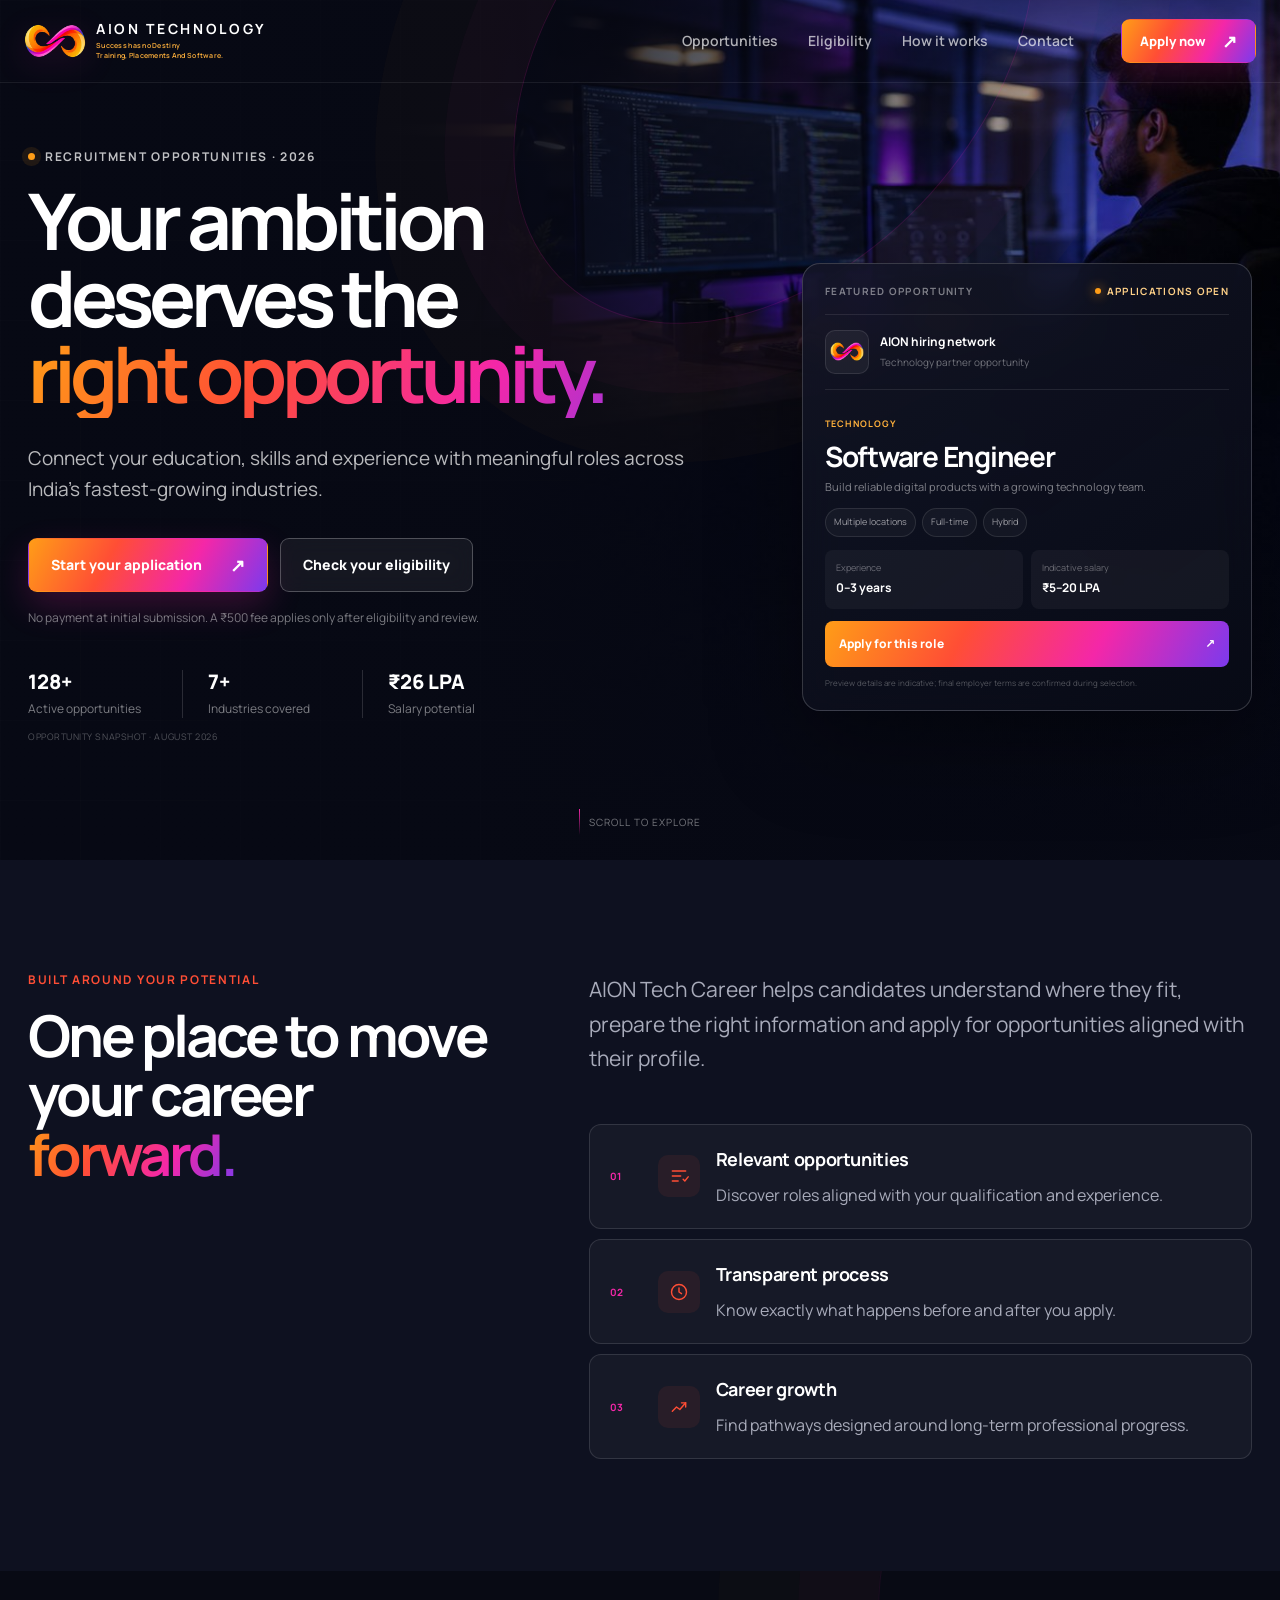
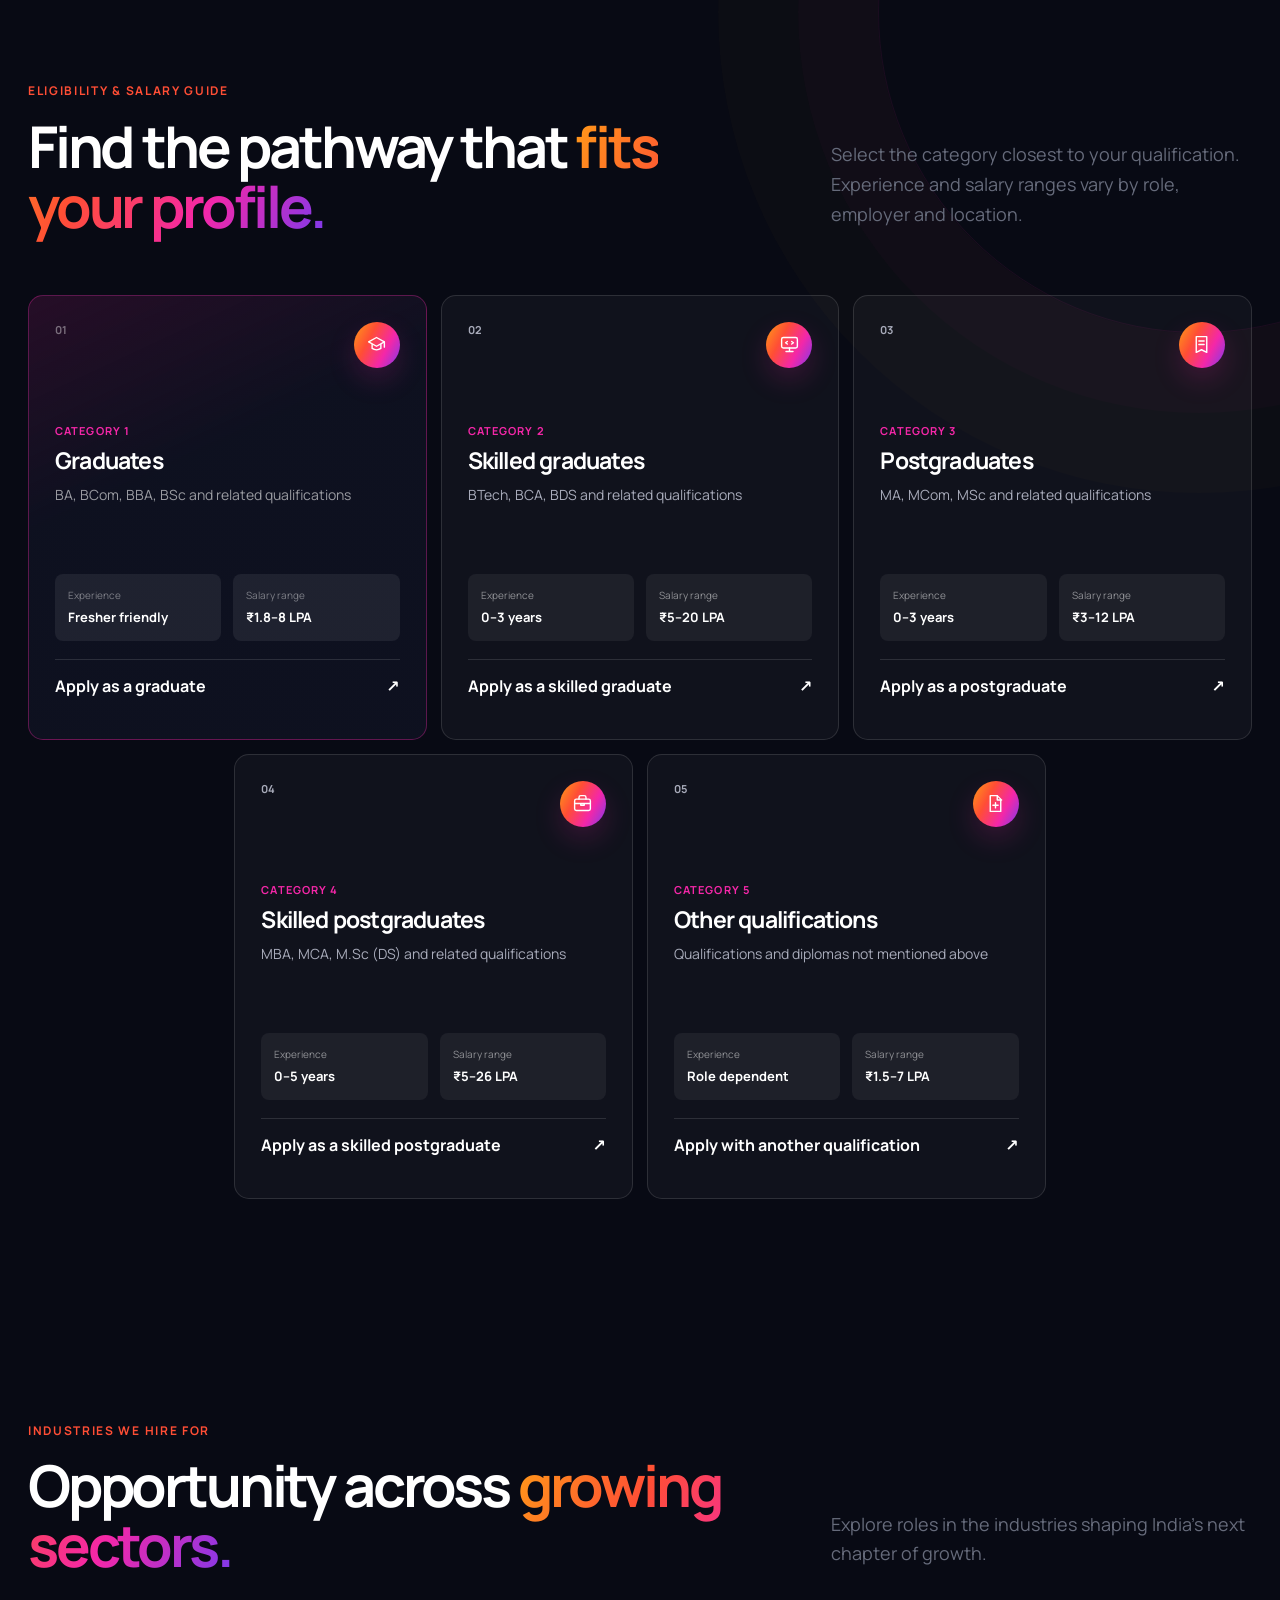
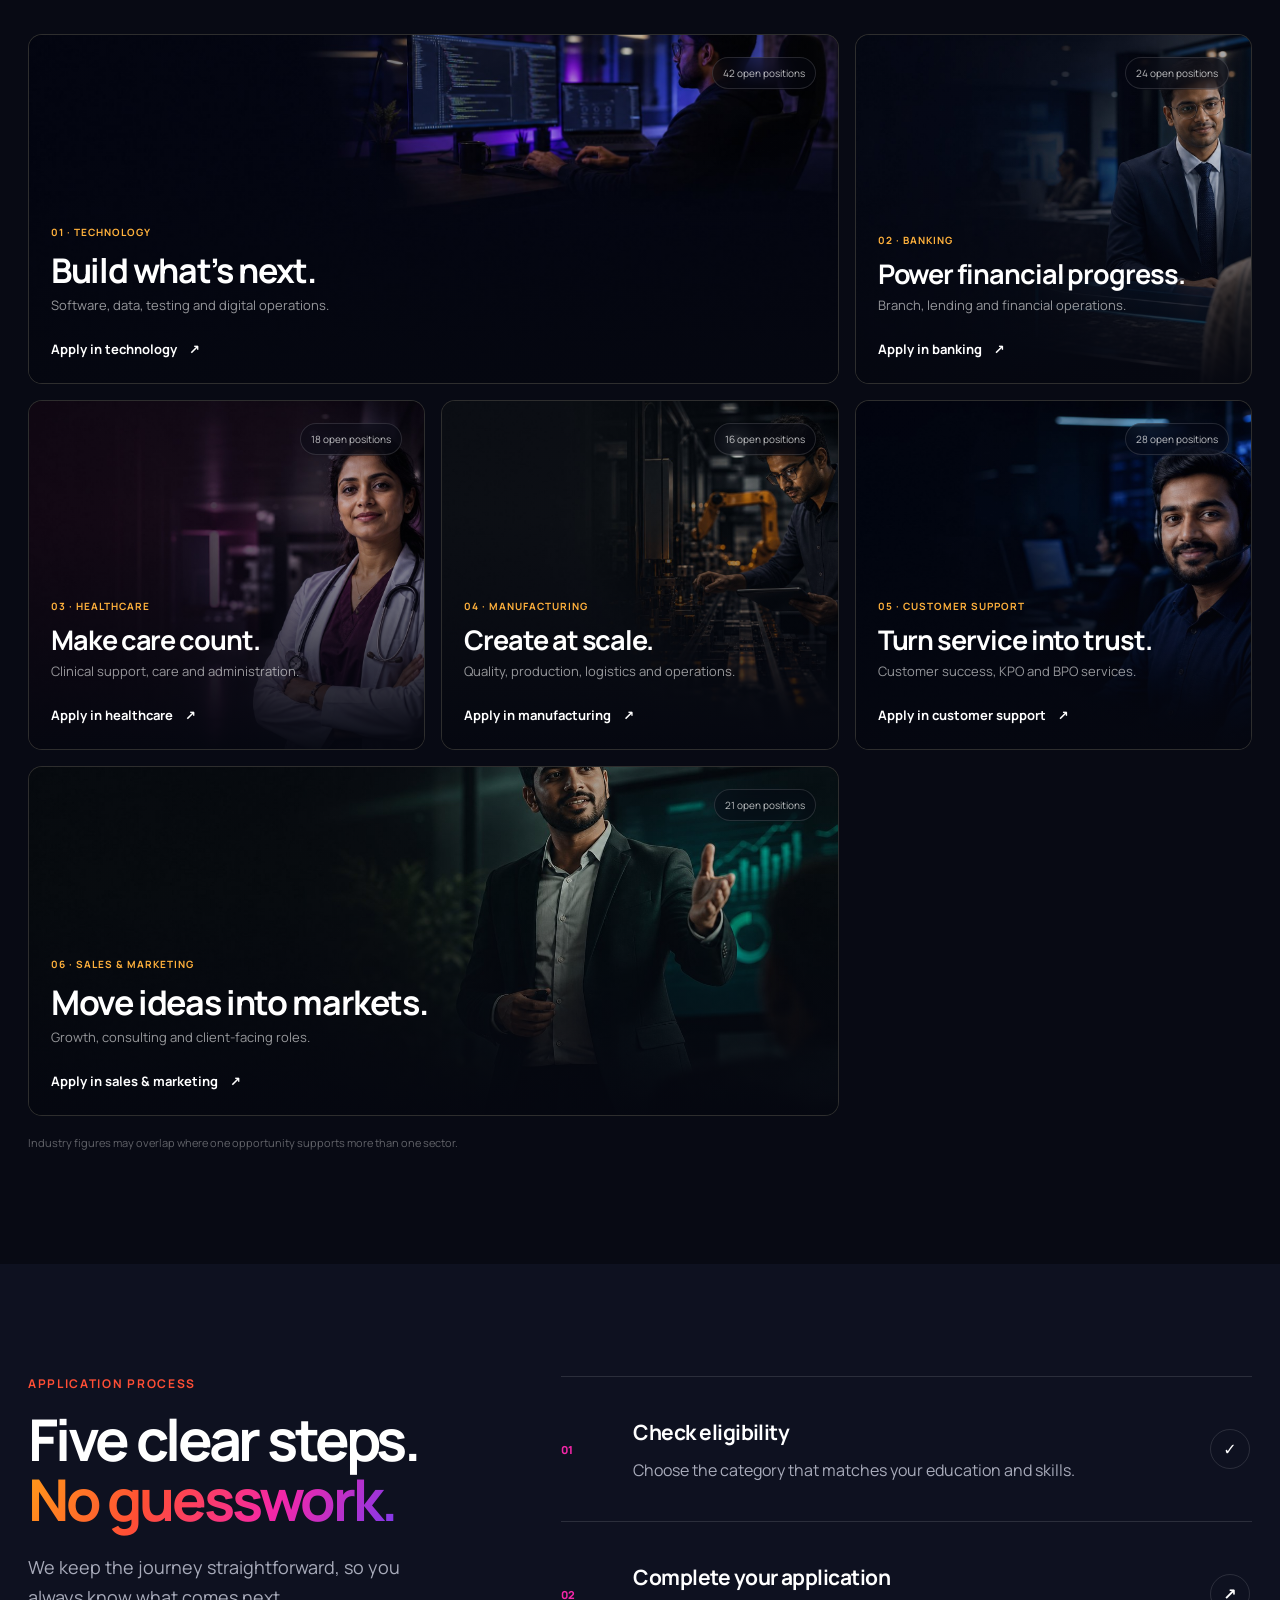
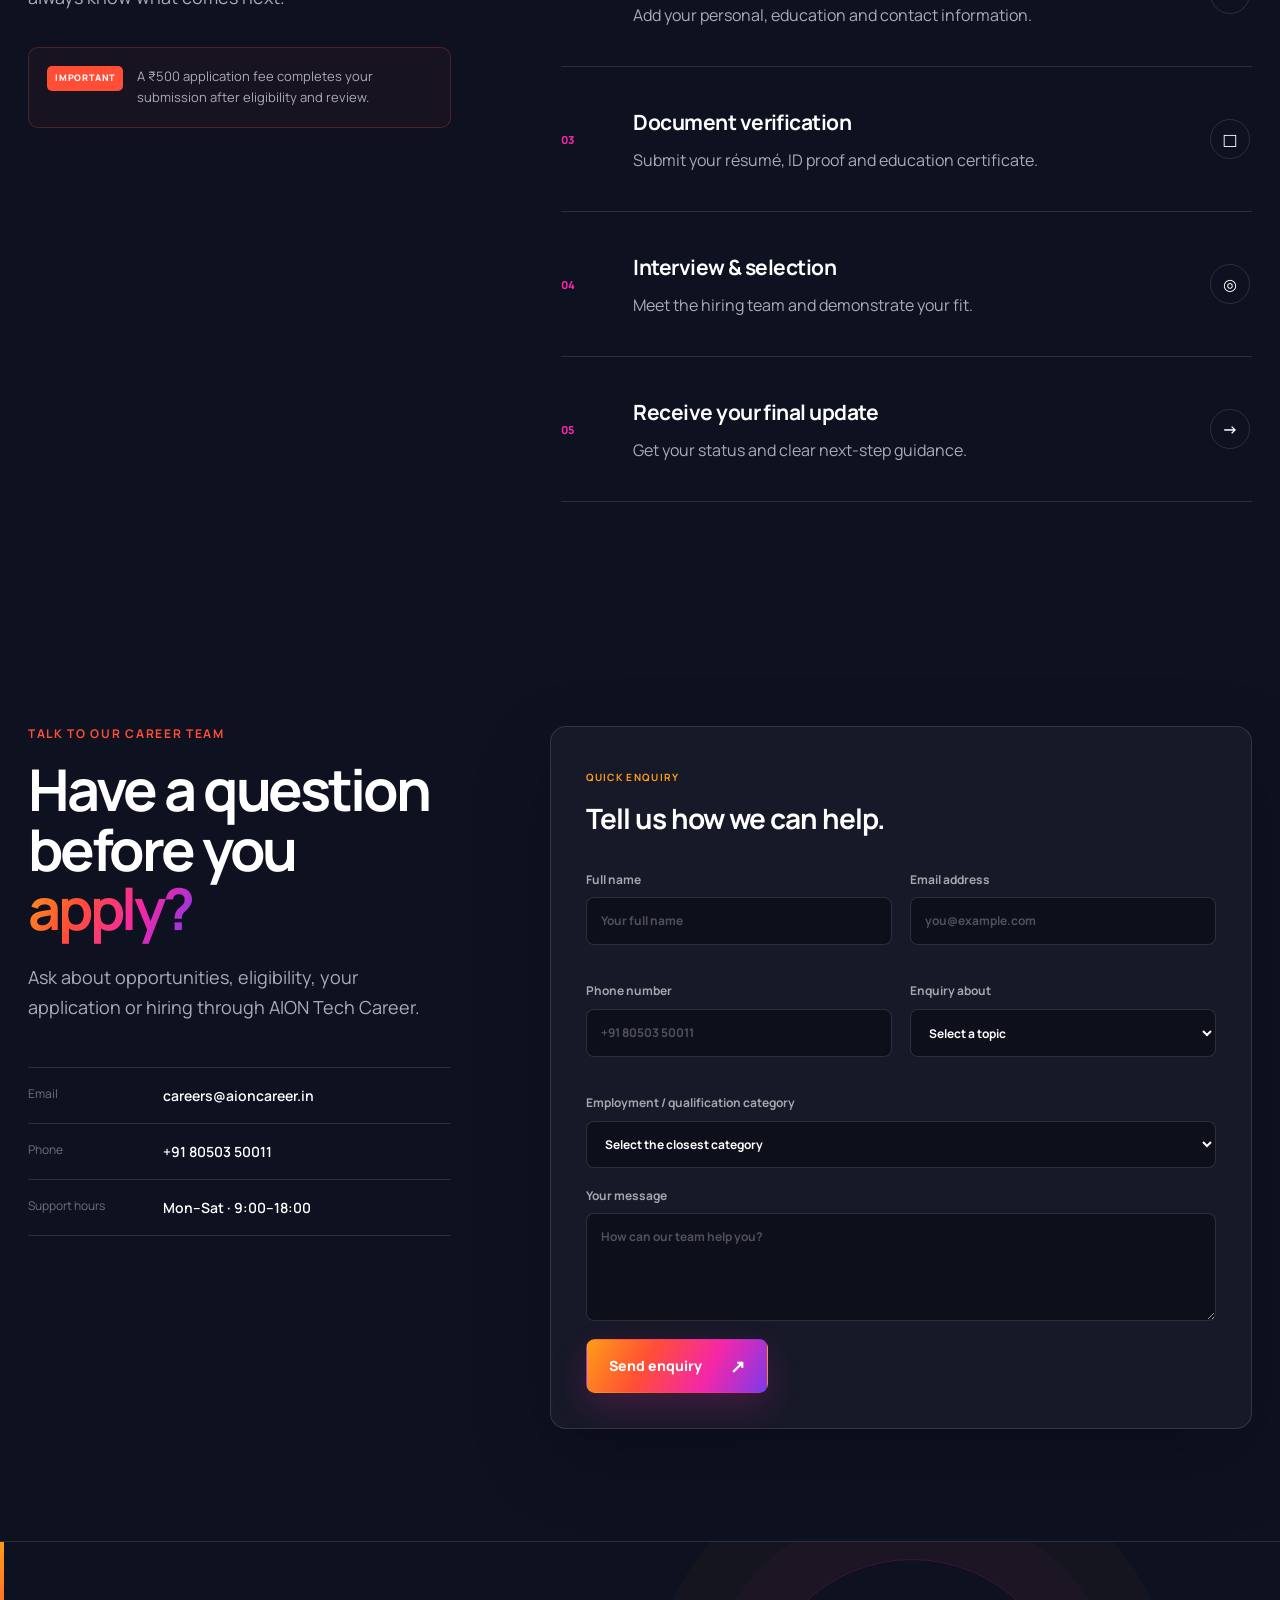
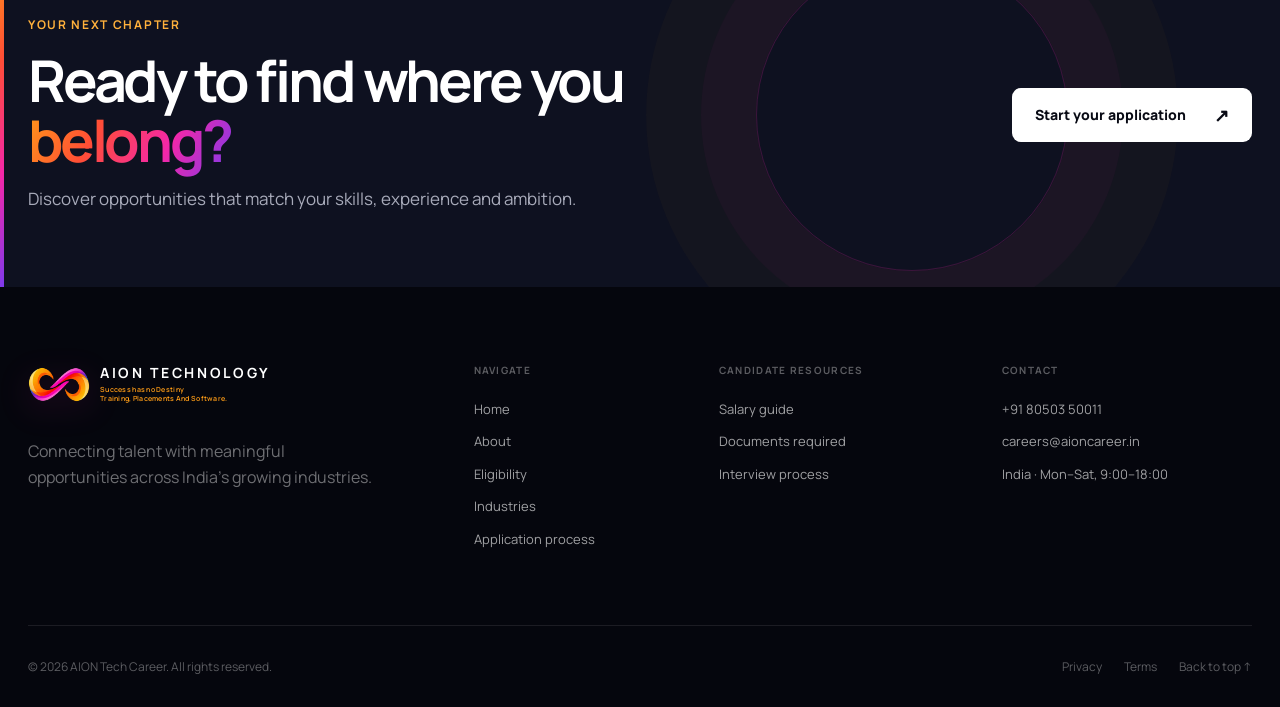
<file: index.html>
<!doctype html>
<html lang="en">
<head>
  <meta charset="utf-8">
  <meta name="viewport" content="width=device-width, initial-scale=1">
  <meta name="description" content="Explore career opportunities across India's growing industries with AION Tech Career.">
  <meta name="theme-color" content="#070914">
  <title>AION Tech Career — Your next opportunity starts here</title>
  <link rel="preconnect" href="https://fonts.googleapis.com">
  <link rel="preconnect" href="https://fonts.gstatic.com" crossorigin>
  <link rel="preload" as="image" href="assets/images/industries/technology.jpg" fetchpriority="high">
  <link rel="preload" as="image" href="assets/images/aion-logo.webp">
  <link href="https://fonts.googleapis.com/css2?family=Manrope:wght@400;500;600;700;800&display=swap" rel="stylesheet">
  <link rel="stylesheet" href="assets/css/styles.css?v=31">
  <script defer src="assets/js/script.js?v=28"></script>
</head>
<body id="top">
  <a class="skip-link" href="#main">Skip to content</a>

  <header class="site-header" data-header>
    <div class="nav-shell">
      <a class="brand" href="#top" aria-label="AION Technology home">
        <img src="assets/images/aion-logo.webp" alt="" width="78" height="43" decoding="async">
        <span class="brand-copy"><strong>AION TECHNOLOGY</strong><span class="brand-tagline"><span>Success has no Destiny</span><span>Training, Placements And Software.</span></span></span>
      </a>
      <button class="menu-toggle" type="button" aria-expanded="false" aria-controls="primary-nav" aria-label="Open navigation" data-menu-toggle><span></span><span></span></button>
      <div class="nav-panel" id="primary-nav" data-nav-panel>
        <nav class="main-nav" aria-label="Primary navigation">
          <a href="#opportunities">Opportunities</a>
          <a href="#eligibility">Eligibility</a>
          <a href="#process">How it works</a>
          <a href="#contact">Contact</a>
        </nav>
        <a class="button button-small button-bright" href="?apply=1" data-open-application>Apply now <span aria-hidden="true">↗</span></a>
      </div>
    </div>
  </header>

  <main id="main">
    <section class="hero" aria-labelledby="hero-title">
      <div class="hero-media" aria-hidden="true"></div>
      <div class="hero-gridlines" aria-hidden="true"></div>
      <div class="container hero-layout">
        <div class="hero-copy">
          <p class="kicker hero-kicker"><span></span> Recruitment opportunities · 2026</p>
          <h1 id="hero-title">Your ambition deserves the <em><span>right</span> opportunity.</em></h1>
          <p class="hero-lead">Connect your education, skills and experience with meaningful roles across India’s fastest-growing industries.</p>
          <div class="hero-actions">
            <a class="button button-bright" href="?apply=1" data-open-application>Start your application <span aria-hidden="true">↗</span></a>
            <a class="button button-ghost" href="#eligibility">Check your eligibility</a>
          </div>
          <p class="hero-disclosure">No payment at initial submission. A ₹500 fee applies only after eligibility and review.</p>
          <div class="hero-proof" aria-label="Opportunity overview">
            <div><strong>128+</strong><span>Active opportunities</span></div>
            <div><strong>7+</strong><span>Industries covered</span></div>
            <div><strong>₹26 LPA</strong><span>Salary potential</span></div>
          </div>
          <p class="stats-source">Opportunity snapshot · August 2026</p>
        </div>

        <div class="hero-card-stack" aria-label="Featured opportunity preview">
          <article class="match-panel opportunity-preview">
            <div class="match-panel-top"><span>Featured opportunity</span><span class="live-dot">Applications open</span></div>
            <div class="opportunity-company"><span class="opportunity-logo"><img src="assets/images/aion-logo.webp" alt="" width="42" height="24" decoding="async"></span><div><strong>AION hiring network</strong><small>Technology partner opportunity</small></div></div>
            <div class="opportunity-title"><span>Technology</span><h2>Software Engineer</h2><p>Build reliable digital products with a growing technology team.</p></div>
            <div class="opportunity-tags" aria-label="Opportunity summary"><span>Multiple locations</span><span>Full-time</span><span>Hybrid</span></div>
            <dl class="opportunity-details"><div><dt>Experience</dt><dd>0–3 years</dd></div><div><dt>Indicative salary</dt><dd>₹5–20 LPA</dd></div></dl>
            <a class="opportunity-apply" href="?apply=1" data-apply-role="Software Engineer">Apply for this role <span aria-hidden="true">↗</span></a>
            <p class="opportunity-disclaimer">Preview details are indicative; final employer terms are confirmed during selection.</p>
          </article>
        </div>
      </div>
      <a class="scroll-cue" href="#about"><span></span>Scroll to explore</a>
    </section>

    <section class="section intro-section" id="about">
      <div class="container intro-grid">
        <div class="section-heading reveal">
          <p class="kicker">Built around your potential</p>
          <h2>One place to move your career <em>forward.</em></h2>
        </div>
        <div class="intro-copy reveal">
          <p>AION Tech Career helps candidates understand where they fit, prepare the right information and apply for opportunities aligned with their profile.</p>
          <div class="value-list">
            <article><span>01</span><i aria-hidden="true"><svg viewBox="0 0 24 24"><path d="M4 6h16M4 12h10M4 18h7"/><path d="m17 16 2 2 4-5"/></svg></i><div><h3>Relevant opportunities</h3><p>Discover roles aligned with your qualification and experience.</p></div></article>
            <article><span>02</span><i aria-hidden="true"><svg viewBox="0 0 24 24"><circle cx="12" cy="12" r="9"/><path d="M12 7v5l3 2"/></svg></i><div><h3>Transparent process</h3><p>Know exactly what happens before and after you apply.</p></div></article>
            <article><span>03</span><i aria-hidden="true"><svg viewBox="0 0 24 24"><path d="m4 17 5-5 4 3 7-8"/><path d="M15 7h5v5"/></svg></i><div><h3>Career growth</h3><p>Find pathways designed around long-term professional progress.</p></div></article>
          </div>
        </div>
      </div>
    </section>

    <section class="section eligibility-section" id="eligibility">
      <div class="container">
        <div class="section-heading eligibility-heading reveal">
          <div><p class="kicker">Eligibility & salary guide</p><h2>Find the pathway that <em>fits your profile.</em></h2></div>
          <p>Select the category closest to your qualification. Experience and salary ranges vary by role, employer and location.</p>
        </div>
        <div class="pathway-grid">
          <article class="pathway-card reveal-card featured-pathway">
            <div class="pathway-top"><span>01</span><i aria-hidden="true"><svg viewBox="0 0 24 24"><path d="m3 9 9-5 9 5-9 5-9-5Z"/><path d="M7 12v4.5c2.8 2 7.2 2 10 0V12M21 9v6"/></svg></i></div>
            <p>Category 1</p><h3>Graduates</h3><p>BA, BCom, BBA, BSc and related qualifications</p>
            <dl><div><dt>Experience</dt><dd>Fresher friendly</dd></div><div><dt>Salary range</dt><dd>₹1.8–8 LPA</dd></div></dl>
            <button type="button" data-apply-qualification="Graduate">Apply as a graduate <span>↗</span></button>
          </article>
          <article class="pathway-card reveal-card">
            <div class="pathway-top"><span>02</span><i aria-hidden="true"><svg viewBox="0 0 24 24"><rect x="3" y="4" width="18" height="12" rx="2"/><path d="M8 20h8M12 16v4M9.5 8.5 7.5 10l2 1.5M14.5 8.5l2 1.5-2 1.5"/></svg></i></div>
            <p>Category 2</p><h3>Skilled graduates</h3><p>BTech, BCA, BDS and related qualifications</p>
            <dl><div><dt>Experience</dt><dd>0–3 years</dd></div><div><dt>Salary range</dt><dd>₹5–20 LPA</dd></div></dl>
            <button type="button" data-apply-qualification="Skilled graduate">Apply as a skilled graduate <span>↗</span></button>
          </article>
          <article class="pathway-card reveal-card">
            <div class="pathway-top"><span>03</span><i aria-hidden="true"><svg viewBox="0 0 24 24"><path d="M6 3h12v18l-6-3-6 3V3Z"/><path d="M9 8h6M9 12h6"/></svg></i></div>
            <p>Category 3</p><h3>Postgraduates</h3><p>MA, MCom, MSc and related qualifications</p>
            <dl><div><dt>Experience</dt><dd>0–3 years</dd></div><div><dt>Salary range</dt><dd>₹3–12 LPA</dd></div></dl>
            <button type="button" data-apply-qualification="Postgraduate">Apply as a postgraduate <span>↗</span></button>
          </article>
          <article class="pathway-card reveal-card">
            <div class="pathway-top"><span>04</span><i aria-hidden="true"><svg viewBox="0 0 24 24"><rect x="3" y="7" width="18" height="13" rx="2"/><path d="M8 7V5a2 2 0 0 1 2-2h4a2 2 0 0 1 2 2v2M3 12h18M10 12v2h4v-2"/></svg></i></div>
            <p>Category 4</p><h3>Skilled postgraduates</h3><p>MBA, MCA, M.Sc (DS) and related qualifications</p>
            <dl><div><dt>Experience</dt><dd>0–5 years</dd></div><div><dt>Salary range</dt><dd>₹5–26 LPA</dd></div></dl>
            <button type="button" data-apply-qualification="Skilled postgraduate">Apply as a skilled postgraduate <span>↗</span></button>
          </article>
          <article class="pathway-card reveal-card other-pathway">
            <div class="pathway-top"><span>05</span><i aria-hidden="true"><svg viewBox="0 0 24 24"><path d="M6 3h8l4 4v14H6V3Z"/><path d="M14 3v5h5M9 14h6M12 11v6"/></svg></i></div>
            <p>Category 5</p><h3>Other qualifications</h3><p>Qualifications and diplomas not mentioned above</p>
            <dl><div><dt>Experience</dt><dd>Role dependent</dd></div><div><dt>Salary range</dt><dd>₹1.5–7 LPA</dd></div></dl>
            <button type="button" data-apply-qualification="Diploma / Other">Apply with another qualification <span>↗</span></button>
          </article>
        </div>
      </div>
    </section>

    <section class="section opportunities-section" id="opportunities">
      <div class="container">
        <div class="section-heading opportunities-heading reveal">
          <div><p class="kicker">Industries we hire for</p><h2>Opportunity across <em>growing sectors.</em></h2></div>
          <p>Explore roles in the industries shaping India’s next chapter of growth.</p>
        </div>
        <div class="industry-grid">
          <article class="industry-card industry-large reveal-card"><div class="industry-count">42 open positions</div><div><span>01 · Technology</span><h3>Build what’s next.</h3><p>Software, data, testing and digital operations.</p><a href="?apply=1" data-apply-role="Software Engineer">Apply in technology <span>↗</span></a></div></article>
          <article class="industry-card reveal-card"><div class="industry-count">24 open positions</div><div><span>02 · Banking</span><h3>Power financial progress.</h3><p>Branch, lending and financial operations.</p><a href="?apply=1" data-apply-role="Branch Operations Executive">Apply in banking <span>↗</span></a></div></article>
          <article class="industry-card reveal-card"><div class="industry-count">18 open positions</div><div><span>03 · Healthcare</span><h3>Make care count.</h3><p>Clinical support, care and administration.</p><a href="?apply=1" data-apply-role="Healthcare Administration Associate">Apply in healthcare <span>↗</span></a></div></article>
          <article class="industry-card reveal-card"><div class="industry-count">16 open positions</div><div><span>04 · Manufacturing</span><h3>Create at scale.</h3><p>Quality, production, logistics and operations.</p><a href="?apply=1" data-apply-role="Quality Assurance Executive">Apply in manufacturing <span>↗</span></a></div></article>
          <article class="industry-card reveal-card"><div class="industry-count">28 open positions</div><div><span>05 · Customer support</span><h3>Turn service into trust.</h3><p>Customer success, KPO and BPO services.</p><a href="?apply=1" data-apply-role="Customer Success Associate">Apply in customer support <span>↗</span></a></div></article>
          <article class="industry-card industry-wide reveal-card"><div class="industry-count">21 open positions</div><div><span>06 · Sales & marketing</span><h3>Move ideas into markets.</h3><p>Growth, consulting and client-facing roles.</p><a href="?apply=1" data-apply-role="Business Development Associate">Apply in sales & marketing <span>↗</span></a></div></article>
        </div>
        <p class="industry-note">Industry figures may overlap where one opportunity supports more than one sector.</p>
      </div>
    </section>

    <section class="section process-section" id="process">
      <div class="container process-layout">
        <div class="process-intro reveal">
          <p class="kicker">Application process</p>
          <h2>Five clear steps. <em>No guesswork.</em></h2>
          <p>We keep the journey straightforward, so you always know what comes next.</p>
          <div class="fee-note"><span>Important</span><p>A ₹500 application fee completes your submission after eligibility and review.</p></div>
        </div>
        <div class="process-list">
          <article class="process-step reveal"><span>01</span><div><h3>Check eligibility</h3><p>Choose the category that matches your education and skills.</p></div><i>✓</i></article>
          <article class="process-step reveal"><span>02</span><div><h3>Complete your application</h3><p>Add your personal, education and contact information.</p></div><i>↗</i></article>
          <article class="process-step reveal"><span>03</span><div><h3>Document verification</h3><p>Submit your résumé, ID proof and education certificate.</p></div><i>□</i></article>
          <article class="process-step reveal"><span>04</span><div><h3>Interview & selection</h3><p>Meet the hiring team and demonstrate your fit.</p></div><i>◎</i></article>
          <article class="process-step reveal"><span>05</span><div><h3>Receive your final update</h3><p>Get your status and clear next-step guidance.</p></div><i>→</i></article>
        </div>
      </div>
    </section>

    <section class="section contact-section" id="contact">
      <div class="container contact-shell">
        <div class="contact-copy reveal">
          <p class="kicker">Talk to our career team</p>
          <h2>Have a question before you <em>apply?</em></h2>
          <p>Ask about opportunities, eligibility, your application or hiring through AION Tech Career.</p>
          <div class="contact-details">
            <div><span>Email</span><a href="mailto:careers@aioncareer.in">careers@aioncareer.in</a></div>
            <div><span>Phone</span><a href="tel:+918050350011">+91 80503 50011</a></div>
            <div><span>Support hours</span><strong>Mon–Sat · 9:00–18:00</strong></div>
          </div>
        </div>
        <form class="enquiry-form reveal" data-enquiry-form>
          <div class="form-heading"><span>Quick enquiry</span><h3>Tell us how we can help.</h3></div>
          <div class="form-grid">
            <label>Full name<input type="text" name="fullName" autocomplete="name" maxlength="100" placeholder="Your full name" required></label>
            <label>Email address<input type="email" name="email" autocomplete="email" placeholder="you@example.com" required></label>
            <label>Phone number<input type="tel" name="phone" autocomplete="tel" pattern="[0-9+() -]{10,18}" placeholder="+91 80503 50011" required></label>
            <label>Enquiry about<select name="enquiryType" required><option value="">Select a topic</option><option>Job opportunities</option><option>Eligibility</option><option>Application status</option><option>Employer enquiry</option><option>Other</option></select></label>
            <label class="form-span-2">Employment / qualification category<select name="qualification" required><option value="">Select the closest category</option><option>Graduate</option><option>Skilled graduate</option><option>Postgraduate</option><option>Skilled postgraduate</option><option>Diploma / Other</option><option>Employer / recruiter</option><option>Not sure</option></select></label>
          </div>
          <label>Your message<textarea name="message" rows="4" maxlength="2000" placeholder="How can our team help you?" required></textarea></label>
          <p class="form-message form-error" data-enquiry-error role="alert" tabindex="-1" hidden></p>
          <p class="form-message form-success" data-enquiry-success role="status" tabindex="-1" hidden></p>
          <button class="button button-bright" type="submit">Send enquiry <span>↗</span></button>
        </form>
      </div>
    </section>

    <section class="final-cta">
      <div class="container final-cta-inner reveal">
        <div><p class="kicker">Your next chapter</p><h2>Ready to find where you <em>belong?</em></h2><p>Discover opportunities that match your skills, experience and ambition.</p></div>
        <a class="button button-light" href="?apply=1" data-open-application>Start your application <span>↗</span></a>
      </div>
    </section>
  </main>

  <footer class="site-footer">
    <div class="container footer-grid">
      <div class="footer-about"><a class="brand footer-brand" href="#top"><img src="assets/images/aion-logo.webp" alt="" width="78" height="43" loading="lazy" decoding="async"><span class="brand-copy"><strong>AION TECHNOLOGY</strong><span class="brand-tagline"><span>Success has no Destiny</span><span>Training, Placements And Software.</span></span></span></a><p>Connecting talent with meaningful opportunities across India’s growing industries.</p></div>
      <div><h3>Navigate</h3><a href="#top">Home</a><a href="#about">About</a><a href="#eligibility">Eligibility</a><a href="#opportunities">Industries</a><a href="#process">Application process</a></div>
      <div><h3>Candidate resources</h3><a href="#eligibility">Salary guide</a><a href="#process">Documents required</a><a href="#process">Interview process</a></div>
      <div><h3>Contact</h3><a href="tel:+918050350011">+91 80503 50011</a><a href="mailto:careers@aioncareer.in">careers@aioncareer.in</a><p>India · Mon–Sat, 9:00–18:00</p></div>
    </div>
    <div class="container footer-bottom"><span>© 2026 AION Tech Career. All rights reserved.</span><span class="footer-legal"><a href="privacy.html">Privacy</a><a href="terms.html">Terms</a><a href="#top">Back to top ↑</a></span></div>
  </footer>

  <div class="application-modal" data-application-modal hidden>
    <div class="modal-backdrop" data-close-application></div>
    <section class="application-dialog" role="dialog" aria-modal="true" aria-labelledby="application-title">
      <button class="modal-close" type="button" aria-label="Close application form" data-close-application>×</button>
      <div class="application-intro"><p class="kicker">Job application</p><h2 id="application-title">Take the next step.</h2><p>Tell us your highest degree or qualification, complete your details and upload your photo and résumé. No payment is required now; a ₹500 fee applies only after eligibility and review.</p></div>
      <form class="application-form" data-application-form novalidate>
        <div class="form-grid">
          <div class="education-field form-span-2" data-education-field>
            <label class="education-label" id="education-label" for="education-native">Highest degree or qualification</label>
            <div class="education-select" data-education-select>
              <select class="education-native-select" id="education-native" name="qualification" data-education-input required>
                <option value="">Select your highest qualification</option>
                <optgroup label="Undergraduate degrees"><option>BCA</option><option>BSc</option><option>BE</option><option>BTech</option><option>BA</option><option>BCom</option><option>BBA</option><option>BPharm</option><option>BEd</option><option>LLB</option><option>MBBS</option><option>BDS</option><option>BSc Nursing</option></optgroup>
                <optgroup label="Postgraduate degrees"><option>MA</option><option>MCom</option><option>MSc</option><option>MBA</option><option>MCA</option><option>ME</option><option>MTech</option><option>MPharm</option><option>MEd</option><option>LLM</option></optgroup>
                <optgroup label="School and diploma"><option>10th / SSLC</option><option>12th / PUC</option><option>ITI</option><option>Diploma</option></optgroup>
                <optgroup label="Doctorate and other"><option>PhD</option><option>Other</option></optgroup>
              </select>
              <button class="education-trigger" id="education-trigger" type="button" role="combobox" aria-labelledby="education-label education-value" aria-controls="education-options" aria-expanded="false" aria-haspopup="listbox" aria-describedby="education-error" data-education-trigger hidden><span id="education-value" data-education-value>Select your highest qualification</span><span class="education-chevron" aria-hidden="true"></span></button>
              <div class="education-options" id="education-options" role="listbox" aria-labelledby="education-label" data-education-options hidden></div>
            </div>
            <small class="education-error" id="education-error" data-education-error hidden>Please select your highest degree or qualification.</small>
          </div>
          <label>Full name<input type="text" name="fullName" autocomplete="name" placeholder="Your full name" required></label>
          <label>Email address<input type="email" name="email" autocomplete="email" placeholder="you@example.com" required></label>
          <label>Phone number<input type="tel" name="phone" autocomplete="tel" placeholder="+91 80503 50011" pattern="[0-9+() -]{10,18}" required></label>
          <label>Current location<input type="text" name="location" autocomplete="address-level2" placeholder="City, State" required></label>
          <label>Experience<select name="experience" required><option value="">Select experience</option><option>Fresher</option><option>Less than 1 year</option><option>1–3 years</option><option>3–5 years</option><option>5+ years</option></select></label>
          <label>Photo<input class="file-input" type="file" name="photo" accept=".jpg,.jpeg,.png,.webp,image/jpeg,image/png,image/webp" required><small>JPG, PNG or WebP · Maximum 3 MB</small></label>
          <label>Résumé<input class="file-input" type="file" name="resume" accept=".pdf,.doc,.docx" required><small>PDF, DOC or DOCX · Maximum 5 MB</small></label>
        </div>
        <label>Why are you a good fit?<textarea name="message" rows="4" maxlength="2000" placeholder="Briefly tell us about your skills and experience"></textarea></label>
        <label class="consent-field"><input type="checkbox" name="consent" required><span>I confirm that the information provided is accurate and agree to be contacted about this application.</span></label>
        <p class="form-message form-error" data-form-error role="alert" tabindex="-1" hidden></p>
        <div class="application-actions"><button class="button button-bright" type="submit">Submit application <span>↗</span></button><button class="button button-outline" type="button" data-close-application>Cancel</button></div>
      </form>
      <div class="application-success" data-application-success hidden><span>✓</span><h2>Application received.</h2><p>Thank you for applying. We’ll review your profile and contact you with the next steps.</p><p data-application-reference></p><button class="button button-bright" type="button" data-close-application>Done</button></div>
    </section>
  </div>
</body>
</html>
</file>
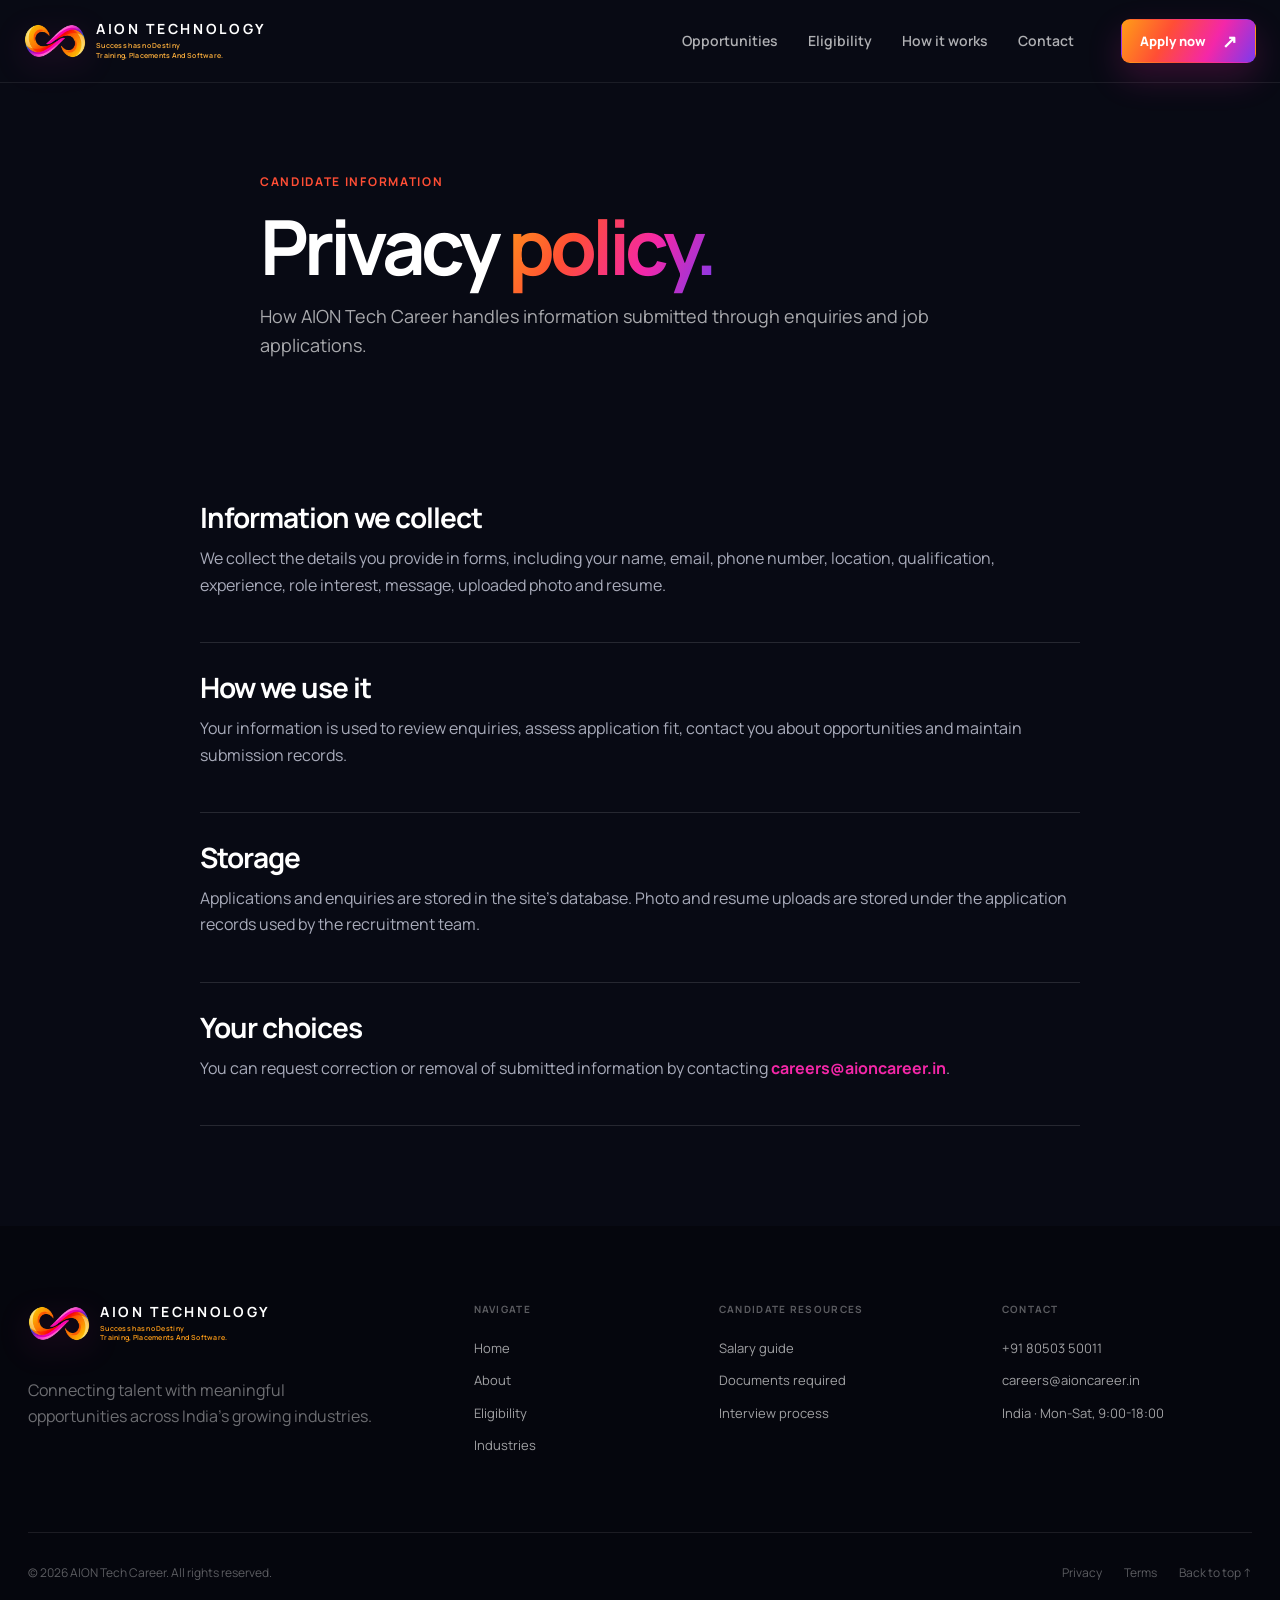
<file: privacy.html>
<!doctype html>
<html lang="en">
<head>
  <meta charset="utf-8">
  <meta name="viewport" content="width=device-width, initial-scale=1">
  <meta name="description" content="Privacy policy for AION Tech Career candidates and enquiries.">
  <meta name="theme-color" content="#070914">
  <title>Privacy Policy | AION Tech Career</title>
  <link rel="preconnect" href="https://fonts.googleapis.com">
  <link rel="preconnect" href="https://fonts.gstatic.com" crossorigin>
  <link rel="preload" as="image" href="assets/images/aion-logo.webp">
  <link href="https://fonts.googleapis.com/css2?family=Manrope:wght@400;500;600;700;800&display=swap" rel="stylesheet">
  <link rel="stylesheet" href="assets/css/styles.css?v=29">
  <script defer src="assets/js/script.js?v=24"></script>
</head>
<body id="top">
  <a class="skip-link" href="#main">Skip to content</a>
  <header class="site-header scrolled" data-header>
    <div class="nav-shell">
      <a class="brand" href="index.html#top" aria-label="AION Technology home"><img src="assets/images/aion-logo.webp" alt="" width="78" height="43" decoding="async"><span class="brand-copy"><strong>AION TECHNOLOGY</strong><span class="brand-tagline"><span>Success has no Destiny</span><span>Training, Placements And Software.</span></span></span></a>
      <button class="menu-toggle" type="button" aria-expanded="false" aria-controls="primary-nav" aria-label="Open navigation" data-menu-toggle><span></span><span></span></button>
      <div class="nav-panel" id="primary-nav" data-nav-panel>
        <nav class="main-nav" aria-label="Primary navigation"><a href="index.html#opportunities">Opportunities</a><a href="index.html#eligibility">Eligibility</a><a href="index.html#process">How it works</a><a href="index.html#contact">Contact</a></nav>
        <a class="button button-small button-bright" href="index.html?apply=1">Apply now <span aria-hidden="true">↗</span></a>
      </div>
    </div>
  </header>
  <main id="main" class="legal-main">
    <section class="legal-hero">
      <div class="container section-heading"><p class="kicker">Candidate information</p><h1>Privacy <em>policy.</em></h1><p>How AION Tech Career handles information submitted through enquiries and job applications.</p></div>
    </section>
    <div class="container legal-content">
      <section><h2>Information we collect</h2><p>We collect the details you provide in forms, including your name, email, phone number, location, qualification, experience, role interest, message, uploaded photo and resume.</p></section>
      <section><h2>How we use it</h2><p>Your information is used to review enquiries, assess application fit, contact you about opportunities and maintain submission records.</p></section>
      <section><h2>Storage</h2><p>Applications and enquiries are stored in the site's database. Photo and resume uploads are stored under the application records used by the recruitment team.</p></section>
      <section><h2>Your choices</h2><p>You can request correction or removal of submitted information by contacting <a href="mailto:careers@aioncareer.in">careers@aioncareer.in</a>.</p></section>
    </div>
  </main>
  <footer class="site-footer">
    <div class="container footer-grid">
      <div class="footer-about"><a class="brand footer-brand" href="index.html#top"><img src="assets/images/aion-logo.webp" alt="" width="78" height="43" loading="lazy" decoding="async"><span class="brand-copy"><strong>AION TECHNOLOGY</strong><span class="brand-tagline"><span>Success has no Destiny</span><span>Training, Placements And Software.</span></span></span></a><p>Connecting talent with meaningful opportunities across India's growing industries.</p></div>
      <div><h3>Navigate</h3><a href="index.html#top">Home</a><a href="index.html#about">About</a><a href="index.html#eligibility">Eligibility</a><a href="index.html#opportunities">Industries</a></div>
      <div><h3>Candidate resources</h3><a href="index.html#eligibility">Salary guide</a><a href="index.html#process">Documents required</a><a href="index.html#process">Interview process</a></div>
      <div><h3>Contact</h3><a href="tel:+918050350011">+91 80503 50011</a><a href="mailto:careers@aioncareer.in">careers@aioncareer.in</a><p>India · Mon-Sat, 9:00-18:00</p></div>
    </div>
    <div class="container footer-bottom"><span>© 2026 AION Tech Career. All rights reserved.</span><span class="footer-legal"><a href="privacy.html">Privacy</a><a href="terms.html">Terms</a><a href="index.html#top">Back to top ↑</a></span></div>
  </footer>
</body>
</html>
</file>
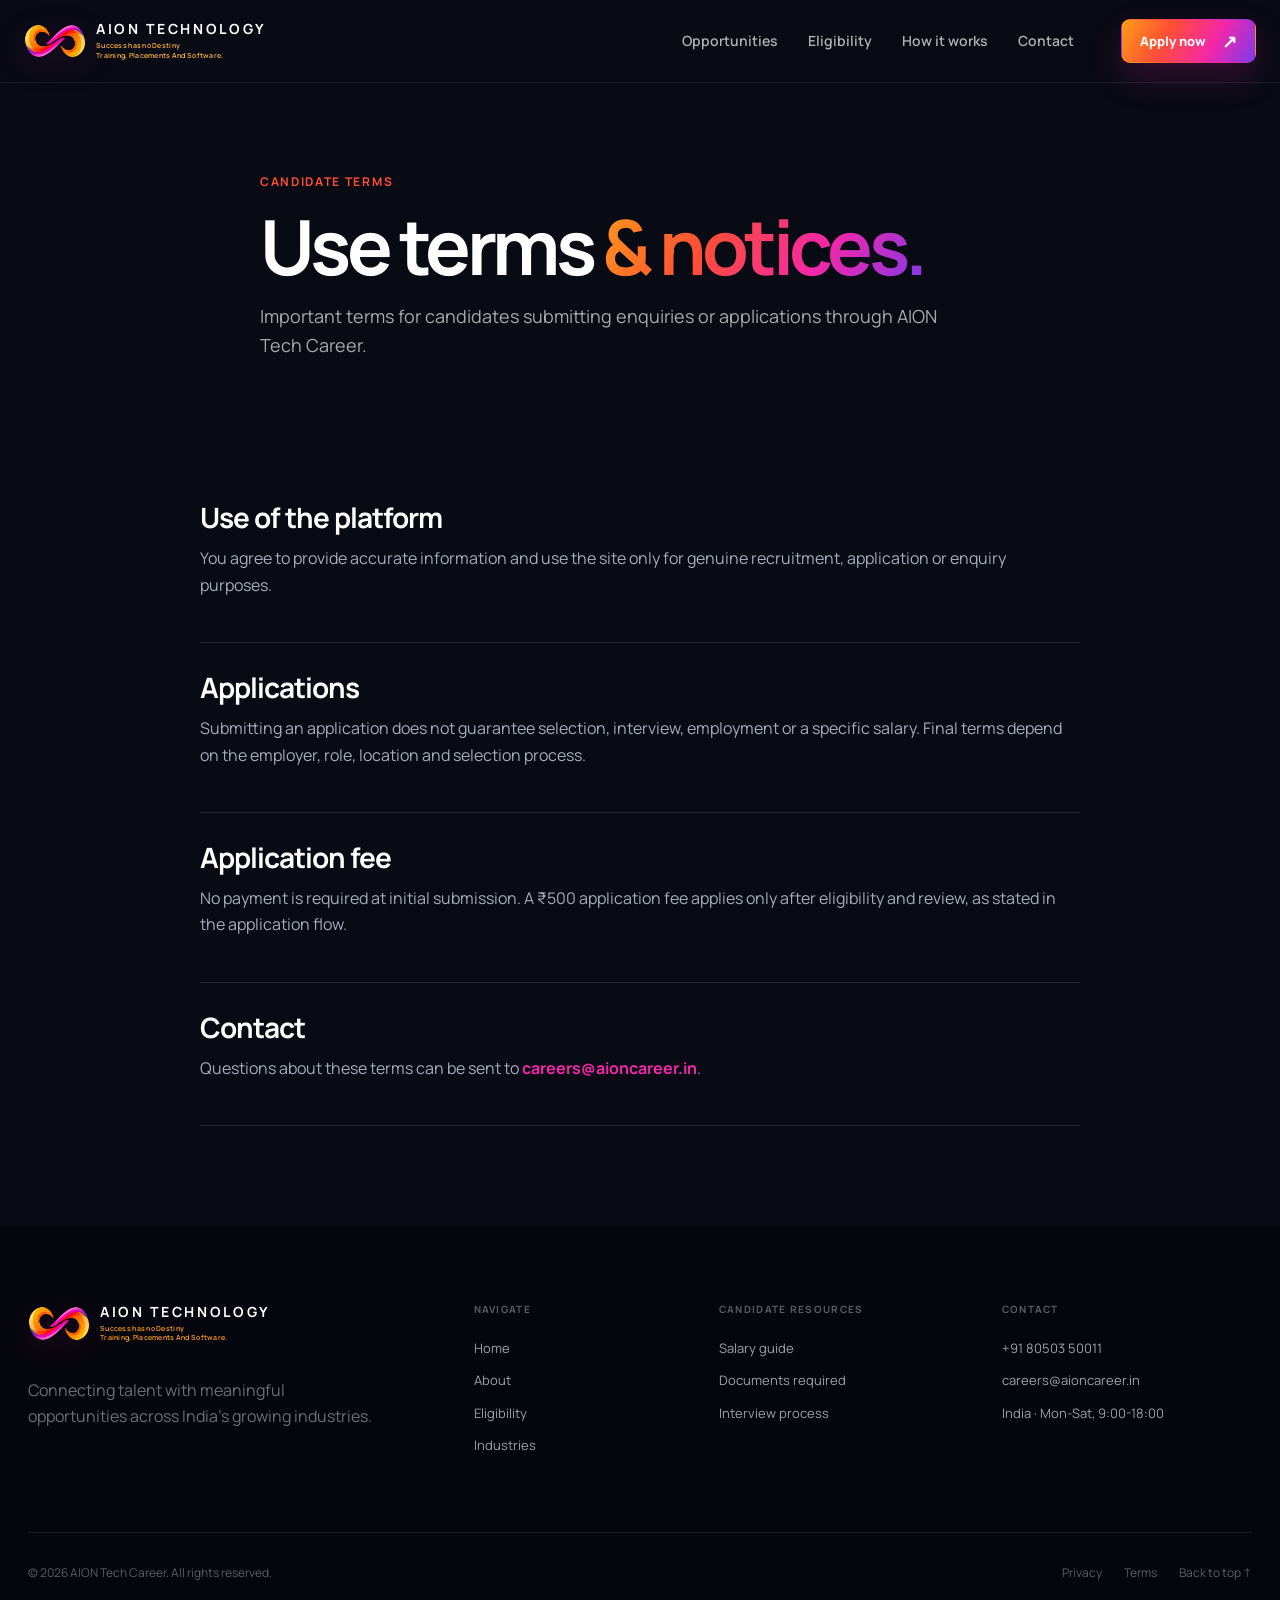
<file: terms.html>
<!doctype html>
<html lang="en">
<head>
  <meta charset="utf-8">
  <meta name="viewport" content="width=device-width, initial-scale=1">
  <meta name="description" content="Terms for using AION Tech Career and submitting applications.">
  <meta name="theme-color" content="#070914">
  <title>Terms | AION Tech Career</title>
  <link rel="preconnect" href="https://fonts.googleapis.com">
  <link rel="preconnect" href="https://fonts.gstatic.com" crossorigin>
  <link rel="preload" as="image" href="assets/images/aion-logo.webp">
  <link href="https://fonts.googleapis.com/css2?family=Manrope:wght@400;500;600;700;800&display=swap" rel="stylesheet">
  <link rel="stylesheet" href="assets/css/styles.css?v=29">
  <script defer src="assets/js/script.js?v=24"></script>
</head>
<body id="top">
  <a class="skip-link" href="#main">Skip to content</a>
  <header class="site-header scrolled" data-header>
    <div class="nav-shell">
      <a class="brand" href="index.html#top" aria-label="AION Technology home"><img src="assets/images/aion-logo.webp" alt="" width="78" height="43" decoding="async"><span class="brand-copy"><strong>AION TECHNOLOGY</strong><span class="brand-tagline"><span>Success has no Destiny</span><span>Training, Placements And Software.</span></span></span></a>
      <button class="menu-toggle" type="button" aria-expanded="false" aria-controls="primary-nav" aria-label="Open navigation" data-menu-toggle><span></span><span></span></button>
      <div class="nav-panel" id="primary-nav" data-nav-panel>
        <nav class="main-nav" aria-label="Primary navigation"><a href="index.html#opportunities">Opportunities</a><a href="index.html#eligibility">Eligibility</a><a href="index.html#process">How it works</a><a href="index.html#contact">Contact</a></nav>
        <a class="button button-small button-bright" href="index.html?apply=1">Apply now <span aria-hidden="true">↗</span></a>
      </div>
    </div>
  </header>
  <main id="main" class="legal-main">
    <section class="legal-hero">
      <div class="container section-heading"><p class="kicker">Candidate terms</p><h1>Use terms <em>&amp; notices.</em></h1><p>Important terms for candidates submitting enquiries or applications through AION Tech Career.</p></div>
    </section>
    <div class="container legal-content">
      <section><h2>Use of the platform</h2><p>You agree to provide accurate information and use the site only for genuine recruitment, application or enquiry purposes.</p></section>
      <section><h2>Applications</h2><p>Submitting an application does not guarantee selection, interview, employment or a specific salary. Final terms depend on the employer, role, location and selection process.</p></section>
      <section><h2>Application fee</h2><p>No payment is required at initial submission. A ₹500 application fee applies only after eligibility and review, as stated in the application flow.</p></section>
      <section><h2>Contact</h2><p>Questions about these terms can be sent to <a href="mailto:careers@aioncareer.in">careers@aioncareer.in</a>.</p></section>
    </div>
  </main>
  <footer class="site-footer">
    <div class="container footer-grid">
      <div class="footer-about"><a class="brand footer-brand" href="index.html#top"><img src="assets/images/aion-logo.webp" alt="" width="78" height="43" loading="lazy" decoding="async"><span class="brand-copy"><strong>AION TECHNOLOGY</strong><span class="brand-tagline"><span>Success has no Destiny</span><span>Training, Placements And Software.</span></span></span></a><p>Connecting talent with meaningful opportunities across India's growing industries.</p></div>
      <div><h3>Navigate</h3><a href="index.html#top">Home</a><a href="index.html#about">About</a><a href="index.html#eligibility">Eligibility</a><a href="index.html#opportunities">Industries</a></div>
      <div><h3>Candidate resources</h3><a href="index.html#eligibility">Salary guide</a><a href="index.html#process">Documents required</a><a href="index.html#process">Interview process</a></div>
      <div><h3>Contact</h3><a href="tel:+918050350011">+91 80503 50011</a><a href="mailto:careers@aioncareer.in">careers@aioncareer.in</a><p>India · Mon-Sat, 9:00-18:00</p></div>
    </div>
    <div class="container footer-bottom"><span>© 2026 AION Tech Career. All rights reserved.</span><span class="footer-legal"><a href="privacy.html">Privacy</a><a href="terms.html">Terms</a><a href="index.html#top">Back to top ↑</a></span></div>
  </footer>
</body>
</html>
</file>
<file: assets/css/styles.css>
:root {
  /* Semantic color system */
  --background: #080a14;
  --background-secondary: #0e1120;
  --surface: #15192b;
  --surface-elevated: #1a1f34;
  --surface-hover: #20263d;
  --canvas: #f5f2ec;
  --canvas-elevated: #ffffff;
  --border: rgba(255, 255, 255, .12);
  --border-subtle: rgba(17, 21, 37, .12);
  --text-primary: #ffffff;
  --text-secondary: #a8abba;
  --text-muted: #74798a;
  --brand-primary: #ff4e35;
  --brand-secondary: #f427a8;
  --success: #32c987;
  --warning: #ffb13c;
  --error: #ff6252;
  --info: #6ea8ff;

  /* Spacing, shape, depth and motion tokens */
  --space-1: 4px;
  --space-2: 8px;
  --space-3: 12px;
  --space-4: 16px;
  --space-5: 20px;
  --space-6: 24px;
  --space-8: 32px;
  --space-10: 40px;
  --space-12: 48px;
  --space-16: 64px;
  --space-20: 80px;
  --space-24: 96px;
  --space-30: 120px;
  --radius-sm: 8px;
  --radius-md: 12px;
  --radius-lg: 18px;
  --radius-pill: 999px;
  --shadow-sm: 0 10px 30px rgba(12, 13, 25, .1);
  --shadow-md: 0 26px 70px rgba(12, 13, 25, .15);
  --shadow-lg: 0 35px 110px rgba(0, 0, 0, .42);
  --duration-fast: 160ms;
  --duration-base: 240ms;
  --duration-slow: 420ms;

  /* Backwards-compatible component aliases */
  --ink: #080a14;
  --ink-2: #0e1120;
  --ink-3: #15192b;
  --paper: #f5f2ec;
  --paper-2: #ece8e0;
  --white: #ffffff;
  --text: #111525;
  --muted: #666b7b;
  --muted-dark: #a8abba;
  --line: rgba(17, 21, 37, .12);
  --line-dark: rgba(255, 255, 255, .12);
  --orange: #ff9d17;
  --coral: #ff4e35;
  --pink: #f427a8;
  --violet: #7c3aed;
  --brand-gradient: linear-gradient(118deg, var(--orange) 0%, var(--coral) 34%, var(--pink) 67%, var(--violet) 100%);
  --ease: cubic-bezier(.22, 1, .36, 1);
  --shadow: 0 26px 70px rgba(12, 13, 25, .15);
}

* { box-sizing: border-box; }
html { scroll-behavior: smooth; scroll-padding-top: 96px; }
body { margin: 0; min-width: 320px; overflow-x: hidden; color: var(--text); background: var(--paper); font: 400 16px/1.65 "Manrope", system-ui, sans-serif; -webkit-font-smoothing: antialiased; }
body.modal-open { overflow: hidden; }
img { max-width: 100%; }
a { color: inherit; text-decoration: none; }
button, input, select, textarea { font: inherit; }
button, a { -webkit-tap-highlight-color: transparent; }
button { color: inherit; }
::selection { color: #fff; background: var(--pink); }
:focus-visible { outline: 3px solid rgba(244, 39, 168, .55); outline-offset: 4px; }
[hidden] { display: none !important; }
.container { width: min(1240px, calc(100% - 56px)); margin-inline: auto; }
.skip-link { position: fixed; z-index: 1000; top: 12px; left: 12px; padding: 10px 14px; color: #fff; background: var(--ink); border-radius: 8px; transform: translateY(-150%); }
.skip-link:focus { transform: none; }

h1, h2, h3, .brand-copy, .button { font-family: "Manrope", sans-serif; }
h1, h2, h3, p { margin-top: 0; }
h2 { margin-bottom: 24px; font-size: clamp(40px, 4.5vw, 68px); line-height: 1.04; letter-spacing: -.055em; }
h2 em, h1 em { color: transparent; background: var(--brand-gradient); background-clip: text; -webkit-background-clip: text; font-style: normal; }
.kicker { display: flex; align-items: center; gap: 10px; margin-bottom: 18px; color: var(--coral); font: 700 12px/1.3 "Manrope", sans-serif; letter-spacing: .14em; text-transform: uppercase; }
.section { padding: 112px 0; }
.section-heading > p:last-child { max-width: 570px; color: var(--muted); font-size: 18px; }

.button { display: inline-flex; min-height: 54px; align-items: center; justify-content: center; gap: 28px; padding: 15px 22px; border: 1px solid transparent; border-radius: 9px; font-size: 14px; font-weight: 800; line-height: 1; cursor: pointer; transition: transform .25s var(--ease), box-shadow .25s ease, background .25s ease, border-color .25s ease; }
.button:hover { transform: translateY(-2px); }
.button span { font-size: 18px; }
.button-bright { color: #fff; background: var(--brand-gradient); box-shadow: 0 14px 35px rgba(244, 39, 168, .2); }
.button-bright:hover { box-shadow: 0 18px 44px rgba(244, 39, 168, .3); }
.button-ghost { color: #fff; border-color: rgba(255,255,255,.25); background: rgba(255,255,255,.06); backdrop-filter: blur(10px); }
.button-ghost:hover { border-color: rgba(255,255,255,.5); background: rgba(255,255,255,.1); }
.button-light { color: var(--ink); background: #fff; }
.button-outline { color: var(--text); border-color: var(--line); background: transparent; }
.button-small { min-height: 44px; gap: 16px; padding: 12px 18px; font-size: 13px; }

.site-header { position: fixed; z-index: 100; top: 0; left: 0; width: 100%; color: #fff; border-bottom: 1px solid rgba(255,255,255,.08); transition: background .3s ease, box-shadow .3s ease, transform .35s var(--ease); }
.site-header.scrolled { background: rgba(8,10,20,.9); box-shadow: 0 10px 35px rgba(0,0,0,.2); backdrop-filter: blur(20px); }
.site-header.header-hidden { transform: translateY(-100%); }
.nav-shell { width: min(1320px, calc(100% - 48px)); min-height: 82px; margin-inline: auto; display: flex; align-items: center; justify-content: space-between; gap: 32px; }
.brand { display: inline-flex; flex: none; align-items: center; gap: 10px; }
.brand img { width: 62px; height: 44px; object-fit: contain; filter: drop-shadow(0 8px 16px rgba(244,39,168,.15)); }
.brand-copy { min-width: 0; display: block; font-size: 14px; font-weight: 800; line-height: 1; letter-spacing: .19em; }
.brand-copy strong { display: block; white-space: nowrap; }
.brand-tagline { display: grid; gap: 2px; margin-top: 6px; color: var(--warning); font-size: 7px; font-weight: 600; line-height: 1.1; letter-spacing: .04em; white-space: nowrap; }
.brand-tagline > span { display: block; }
.nav-panel { display: flex; align-items: center; gap: 34px; }
.main-nav { display: flex; align-items: center; gap: 4px; }
.main-nav a { position: relative; padding: 12px 13px; color: rgba(255,255,255,.68); font-size: 14px; font-weight: 600; transition: color .2s ease; }
.main-nav a::after { content: ""; position: absolute; right: 13px; bottom: 7px; left: 13px; height: 1px; background: linear-gradient(90deg,var(--orange),var(--pink)); transform: scaleX(0); transform-origin: right; transition: transform .3s var(--ease); }
.main-nav a:hover { color: #fff; }
.main-nav a:hover::after { transform: scaleX(1); transform-origin: left; }
.menu-toggle { display: none; width: 44px; height: 44px; place-items: center; padding: 0; border: 1px solid rgba(255,255,255,.16); border-radius: 50%; background: rgba(255,255,255,.06); }
.menu-toggle span { position: absolute; width: 18px; height: 1px; background: #fff; transition: transform .25s ease; }
.menu-toggle span:first-child { transform: translateY(-4px); }.menu-toggle span:last-child { transform: translateY(4px); }
.menu-toggle[aria-expanded="true"] span:first-child { transform: rotate(45deg); }.menu-toggle[aria-expanded="true"] span:last-child { transform: rotate(-45deg); }

.hero { position: relative; min-height: min(860px, calc(100svh - 0px)); display: flex; align-items: center; overflow: hidden; color: #fff; background: var(--ink); }
.hero::before { content: ""; position: absolute; z-index: 2; inset: 0; background: linear-gradient(90deg, rgba(7,9,20,.99) 0%, rgba(7,9,20,.95) 37%, rgba(7,9,20,.56) 61%, rgba(7,9,20,.22) 100%), linear-gradient(0deg, rgba(7,9,20,.88), transparent 42%); }
.hero::after { content: ""; position: absolute; z-index: 3; top: -30%; left: 44%; width: 420px; height: 620px; border: 1px solid rgba(244,39,168,.16); border-radius: 50%; transform: rotate(42deg); box-shadow: 0 0 0 70px rgba(244,39,168,.025), 0 0 0 140px rgba(255,157,23,.02); pointer-events: none; }
.hero-media { position: absolute; z-index: 1; inset: 0; background: url("../images/industries/technology.jpg") 56% center/cover no-repeat; transform: scale(1.02); }
.hero-gridlines { position: absolute; z-index: 4; inset: 0; opacity: .13; background-image: linear-gradient(rgba(255,255,255,.08) 1px, transparent 1px), linear-gradient(90deg,rgba(255,255,255,.07) 1px,transparent 1px); background-size: 80px 80px; mask-image: linear-gradient(to right,#000,transparent 72%); pointer-events: none; }
.hero-layout { position: relative; z-index: 5; display: grid; grid-template-columns: minmax(0,1.08fr) minmax(390px,.72fr); align-items: center; gap: 90px; padding-top: 126px; padding-bottom: 92px; }
.hero-copy { max-width: 745px; min-width: 0; }
.hero-kicker { color: rgba(255,255,255,.75); }
.hero-kicker span { width: 7px; height: 7px; border-radius: 50%; background: var(--orange); box-shadow: 0 0 0 6px rgba(255,157,23,.1); }
.hero h1 { max-width: 740px; margin-bottom: 25px; font-size: clamp(58px, 6.1vw, 88px); line-height: .98; letter-spacing: -.068em; }
.hero h1 em { display: block; padding-bottom: .08em; }
.hero-lead { max-width: 660px; margin-bottom: 32px; color: rgba(255,255,255,.72); font-size: 19px; line-height: 1.65; }
.hero-actions { display: flex; flex-wrap: wrap; gap: 12px; }
.hero-disclosure { max-width: 590px; margin: 16px 0 0; color: rgba(255,255,255,.46); font-size: 12px; }
.hero-proof { display: flex; gap: 0; margin-top: 42px; }
.hero-proof div { min-width: 155px; padding-right: 25px; margin-right: 25px; border-right: 1px solid rgba(255,255,255,.14); }
.hero-proof div:last-child { border: 0; }
.hero-proof strong { display: block; margin-bottom: 5px; font: 800 20px/1.2 "Manrope", sans-serif; }
.hero-proof span { display: block; color: rgba(255,255,255,.47); font-size: 12px; }
.stats-source { margin: 12px 0 0; color: rgba(255,255,255,.3); font-size: 9px; letter-spacing: .06em; text-transform: uppercase; }
.hero-card-stack { position: relative; align-self: end; width: 100%; max-width: 450px; margin-left: auto; margin-bottom: 34px; }
.match-panel { padding: 22px; border: 1px solid rgba(255,255,255,.18); border-radius: 18px; background: linear-gradient(145deg,rgba(19,22,39,.86),rgba(9,11,22,.82)); box-shadow: 0 30px 90px rgba(0,0,0,.35); backdrop-filter: blur(18px); }
.match-panel-top { display: flex; align-items: center; justify-content: space-between; margin-bottom: 18px; color: rgba(255,255,255,.46); font: 700 10px/1 "Manrope",sans-serif; letter-spacing: .13em; text-transform: uppercase; }
.live-dot { display: inline-flex; align-items: center; gap: 6px; color: #ffd188; }
.live-dot::before { content: ""; width: 6px; height: 6px; border-radius: 50%; background: var(--orange); box-shadow: 0 0 12px var(--orange); }
.opportunity-company { display: flex; align-items: center; gap: 11px; padding: 15px 0; border-block: 1px solid rgba(255,255,255,.09); }
.opportunity-logo { width: 44px; height: 44px; display: grid; place-items: center; border: 1px solid rgba(255,255,255,.1); border-radius: 10px; background: rgba(255,255,255,.05); }
.opportunity-logo img { width: 34px; height: auto; }
.opportunity-company strong { display: block; font-size: 12px; }.opportunity-company small { display: block; margin-top: 2px; color: rgba(255,255,255,.4); font-size: 10px; }
.opportunity-title { padding: 18px 0 13px; }
.opportunity-title > span { color: var(--warning); font: 700 9px/1 "Manrope",sans-serif; letter-spacing: .11em; text-transform: uppercase; }
.opportunity-title h2 { margin: 7px 0 6px; font-size: 28px; line-height: 1.1; letter-spacing: -.045em; }
.opportunity-title p { margin: 0; color: rgba(255,255,255,.48); font-size: 11px; line-height: 1.55; }
.opportunity-tags { display: flex; flex-wrap: wrap; gap: 6px; margin-bottom: 13px; }
.opportunity-tags span { padding: 6px 8px; border: 1px solid rgba(255,255,255,.1); border-radius: var(--radius-pill); color: rgba(255,255,255,.58); background: rgba(255,255,255,.035); font-size: 9px; }
.opportunity-details { display: grid; grid-template-columns: 1fr 1fr; gap: 8px; margin: 0 0 12px; }
.opportunity-details div { padding: 11px; border-radius: 8px; background: rgba(255,255,255,.045); }
.opportunity-details dt { color: rgba(255,255,255,.36); font-size: 9px; }.opportunity-details dd { margin: 3px 0 0; font-size: 12px; font-weight: 700; }
.opportunity-apply { display: flex; align-items: center; justify-content: space-between; padding: 13px 14px; border-radius: 8px; color: #fff; background: var(--brand-gradient); font-size: 12px; font-weight: 800; }
.opportunity-apply span { transition: transform var(--duration-base) var(--ease); }.opportunity-apply:hover span { transform: translate(3px,-3px); }
.opportunity-disclaimer { margin: 10px 0 0; color: rgba(255,255,255,.3); font-size: 8px; line-height: 1.4; }
.scroll-cue { position: absolute; z-index: 6; bottom: 25px; left: 50%; display: flex; align-items: center; gap: 9px; color: rgba(255,255,255,.45); font-size: 10px; letter-spacing: .1em; text-transform: uppercase; transform: translateX(-50%); }
.scroll-cue span { width: 1px; height: 26px; background: linear-gradient(var(--pink),transparent); animation: scroll-line 1.8s ease-in-out infinite; }


.intro-section { color: #fff; background: var(--ink-2); }
.intro-grid { display: grid; grid-template-columns: .82fr 1.18fr; gap: 100px; align-items: start; }
.intro-grid .section-heading { position: sticky; top: 125px; }
.intro-grid h2 { max-width: 540px; }
.intro-copy > p { max-width: 700px; margin-bottom: 48px; color: var(--muted-dark); font-size: 21px; line-height: 1.65; }
.value-list { display: grid; gap: 10px; }
.value-list article { display: grid; grid-template-columns: 34px 44px 1fr; gap: 14px; align-items: center; padding: 20px; border: 1px solid var(--line-dark); border-radius: 12px; background: rgba(255,255,255,.035); transition: border-color var(--duration-base) ease, box-shadow var(--duration-base) ease, transform var(--duration-base) var(--ease); }
.value-list article:hover { border-color: rgba(244,39,168,.24); box-shadow: var(--shadow-sm); transform: translateY(-3px); }
.value-list article > span { color: var(--pink); font: 700 10px "Manrope",sans-serif; }
.value-list article > i { width: 42px; height: 42px; display: grid; place-items: center; border-radius: 10px; color: var(--coral); background: rgba(255,78,53,.08); }
.value-list svg { width: 20px; height: 20px; fill: none; stroke: currentColor; stroke-width: 1.7; stroke-linecap: round; stroke-linejoin: round; }
.value-list h3 { margin: 0 0 7px; font-size: 18px; letter-spacing: -.02em; }
.value-list p { margin: 0; color: var(--muted-dark); }

.eligibility-section { position: relative; overflow: hidden; color: #fff; background: var(--ink); }
.eligibility-section::before { content: ""; position: absolute; top: -280px; right: -240px; width: 640px; height: 640px; border: 1px solid rgba(244,39,168,.08); border-radius: 50%; box-shadow: 0 0 0 80px rgba(244,39,168,.018),0 0 0 160px rgba(255,157,23,.015); }
.eligibility-heading,.opportunities-heading { position: relative; display: grid; grid-template-columns: 1.1fr .65fr; align-items: end; gap: 90px; margin-bottom: 58px; }
.eligibility-heading h2,.opportunities-heading h2 { max-width: 760px; margin-bottom: 0; }
.eligibility-heading > p,.opportunities-heading > p { margin: 0 0 7px; }
.eligibility-heading > p { color: var(--muted-dark); }
.pathway-grid { position: relative; display: grid; grid-template-columns: repeat(6,1fr); gap: 14px; }
.pathway-card { grid-column: span 2; min-width: 0; display: flex; flex-direction: column; min-height: 445px; padding: 26px; border: 1px solid var(--line-dark); border-radius: 15px; background: rgba(255,255,255,.035); transition: transform .35s var(--ease), box-shadow .35s ease, border-color .35s ease; }
.pathway-card:nth-child(4) { grid-column: 2 / span 2; }.pathway-card.other-pathway { grid-column: 4 / span 2; }
.pathway-card:hover { z-index: 2; border-color: rgba(244,39,168,.28); box-shadow: var(--shadow); transform: translateY(-7px); }
.featured-pathway { color: #fff; border-color: rgba(244,39,168,.34); background: linear-gradient(155deg,rgba(244,39,168,.13),rgba(14,17,32,.98) 38%); }
.pathway-top { display: flex; justify-content: space-between; align-items: flex-start; margin-bottom: 54px; }
.pathway-top > span { color: var(--muted-dark); font: 700 11px "Manrope",sans-serif; }
.featured-pathway .pathway-top > span { color: rgba(255,255,255,.4); }
.pathway-top i { width: 46px; height: 46px; display: grid; place-items: center; border-radius: 50%; color: #fff; background: var(--brand-gradient); box-shadow: 0 12px 28px rgba(244,39,168,.18); }
.pathway-top svg { width: 21px; height: 21px; fill: none; stroke: currentColor; stroke-width: 1.6; stroke-linecap: round; stroke-linejoin: round; }
.pathway-card > p:first-of-type { margin: 0 0 7px; color: var(--pink); font-size: 11px; font-weight: 700; letter-spacing: .1em; text-transform: uppercase; }
.pathway-card h3 { margin: 0 0 9px; font-size: 23px; line-height: 1.2; letter-spacing: -.035em; }
.pathway-card h3 + p { min-height: 52px; margin-bottom: 24px; color: var(--muted-dark); font-size: 14px; }
.featured-pathway h3 + p { color: rgba(255,255,255,.58); }
.pathway-card dl { display: grid; grid-template-columns: 1fr 1fr; gap: 12px; margin: auto 0 18px; }
.pathway-card dl div { padding: 13px; border-radius: 8px; background: rgba(255,255,255,.06); }
.featured-pathway dl div { background: rgba(255,255,255,.07); }
.pathway-card dt { color: rgba(255,255,255,.5); font-size: 10px; }.pathway-card dd { margin: 3px 0 0; font-size: 13px; font-weight: 700; }
.featured-pathway dt { color: rgba(255,255,255,.42); }
.pathway-card button { display: flex; width: 100%; align-items: center; justify-content: space-between; padding: 13px 0; border: 0; border-top: 1px solid var(--line-dark); color: #fff; background: transparent; font-weight: 700; text-align: left; cursor: pointer; }
.featured-pathway button { color: #fff; border-top-color: rgba(255,255,255,.12); }
.pathway-card button span { transition: transform .25s var(--ease); }.pathway-card button:hover span { transform: translate(3px,-3px); }

.opportunities-section { color: #fff; background: var(--ink); }
.opportunities-heading > p { color: var(--muted-dark); }
.industry-grid { display: grid; grid-template-columns: repeat(12,1fr); grid-auto-rows: 350px; gap: 16px; }
.industry-card { position: relative; grid-column: span 4; display: flex; flex-direction: column; justify-content: space-between; overflow: hidden; padding: 22px; border: 1px solid rgba(255,255,255,.12); border-radius: 14px; background: #111; isolation: isolate; }
.industry-card:nth-child(1) { --industry-image: url("../images/industries/technology.jpg"); }
.industry-card:nth-child(2) { --industry-image: url("../images/industries/banking.jpg"); }
.industry-card:nth-child(3) { --industry-image: url("../images/industries/healthcare.jpg"); }
.industry-card:nth-child(4) { --industry-image: url("../images/industries/manufacturing.jpg"); }
.industry-card:nth-child(5) { --industry-image: url("../images/industries/customer-support.jpg"); }
.industry-card:nth-child(6) { --industry-image: url("../images/industries/sales-marketing.jpg"); }
.industry-card::before { content: ""; position: absolute; z-index: -2; inset: 0; background-image: var(--industry-image); background-position: center; background-size: cover; transition: transform .8s var(--ease), filter .5s ease; }
.industry-card::after { content: ""; position: absolute; z-index: -1; inset: 0; background: linear-gradient(180deg,rgba(5,7,16,.25),rgba(5,7,16,.13) 34%,rgba(5,7,16,.96) 100%); }
.industry-card:hover::before { transform: scale(1.055); filter: saturate(1.15); }
.industry-large { grid-column: span 8; }.industry-wide { grid-column: span 8; }
.industry-count { align-self: flex-end; padding: 7px 10px; border: 1px solid rgba(255,255,255,.13); border-radius: 99px; color: rgba(255,255,255,.73); background: rgba(7,9,20,.45); backdrop-filter: blur(10px); font-size: 10px; }
.industry-card > div:last-child > span { color: var(--warning); font: 700 10px "Manrope",sans-serif; letter-spacing: .1em; text-transform: uppercase; }
.industry-card h3 { max-width: 460px; margin: 8px 0 6px; font-size: 27px; line-height: 1.1; letter-spacing: -.04em; }
.industry-large h3,.industry-wide h3 { font-size: 34px; }
.industry-card p { margin: 0 0 18px; color: rgba(255,255,255,.58); font-size: 13px; }
.industry-card a { display: inline-flex; gap: 12px; align-items: center; font-size: 13px; font-weight: 700; }
.industry-card a span { transition: transform .25s var(--ease); }.industry-card a:hover span { transform: translate(3px,-3px); }
.industry-note { margin: 18px 0 0; color: rgba(255,255,255,.36); font-size: 11px; }

.process-section { color: #fff; background: var(--ink-2); }
.process-layout { display: grid; grid-template-columns: .76fr 1.24fr; gap: 110px; align-items: start; }
.process-intro { position: sticky; top: 120px; }
.process-intro h2 { max-width: 550px; }
.process-intro > p:not(.kicker) { max-width: 520px; color: var(--muted-dark); font-size: 18px; }
.fee-note { max-width: 510px; display: grid; grid-template-columns: auto 1fr; gap: 14px; margin-top: 34px; padding: 18px; border: 1px solid rgba(255,78,53,.24); border-radius: 10px; background: rgba(255,78,53,.045); }
.fee-note span { align-self: start; padding: 5px 8px; border-radius: 5px; color: #fff; background: var(--coral); font-size: 9px; font-weight: 800; letter-spacing: .09em; text-transform: uppercase; }
.fee-note p { margin: 0; color: var(--muted-dark); font-size: 13px; }
.process-list { border-top: 1px solid var(--line-dark); }
.process-step { display: grid; grid-template-columns: 52px 1fr 42px; gap: 20px; align-items: center; min-height: 145px; padding: 26px 0; border-bottom: 1px solid var(--line-dark); }
.process-step > span { color: var(--pink); font: 800 11px "Manrope",sans-serif; }
.process-step h3 { margin: 0 0 7px; font-size: 21px; letter-spacing: -.025em; }
.process-step p { margin: 0; color: var(--muted-dark); }
.process-step i { width: 40px; height: 40px; display: grid; place-items: center; border: 1px solid var(--line-dark); border-radius: 50%; font-style: normal; font-weight: 700; transition: color .25s ease, background .25s ease, transform .25s var(--ease); }
.process-step:hover i { color: #fff; border-color: transparent; background: var(--brand-gradient); transform: rotate(8deg); }

.contact-section { color: #fff; background: var(--ink-2); }
.contact-shell { display: grid; grid-template-columns: .75fr 1.25fr; gap: 100px; align-items: start; }
.contact-copy { position: sticky; top: 120px; }
.contact-copy h2 { max-width: 550px; }
.contact-copy > p:not(.kicker) { max-width: 500px; color: var(--muted-dark); font-size: 18px; }
.contact-details { display: grid; gap: 0; margin-top: 44px; border-top: 1px solid var(--line-dark); }
.contact-details div { display: grid; grid-template-columns: 115px 1fr; gap: 20px; padding: 16px 0; border-bottom: 1px solid var(--line-dark); }
.contact-details span { color: rgba(255,255,255,.4); font-size: 12px; }.contact-details a,.contact-details strong { font-size: 14px; font-weight: 600; }
.enquiry-form { padding: 35px; border: 1px solid var(--line-dark); border-radius: 16px; background: rgba(255,255,255,.035); box-shadow: 0 30px 80px rgba(0,0,0,.22); }
.form-heading { margin-bottom: 28px; }.form-heading span { color: var(--orange); font: 700 10px "Manrope",sans-serif; letter-spacing: .13em; text-transform: uppercase; }.form-heading h3 { margin: 7px 0 0; font-size: 28px; letter-spacing: -.035em; }
.form-grid { display: grid; grid-template-columns: 1fr 1fr; gap: 18px; }
.form-span-2 { grid-column: 1 / -1; }
form label { display: grid; gap: 8px; margin-bottom: 18px; color: rgba(255,255,255,.62); font-size: 12px; font-weight: 700; }
form input:not([type="checkbox"]),form select,form textarea { width: 100%; min-width: 0; padding: 13px 14px; border: 1px solid rgba(255,255,255,.13); border-radius: 8px; outline: 0; color: #fff; background: rgba(5,7,16,.5); transition: border-color .2s ease, background .2s ease, box-shadow .2s ease; }
form select { appearance: auto; }
form option,form optgroup { color: var(--text); background: #fff; }
form textarea { resize: vertical; min-height: 108px; }
form input:not([type="checkbox"]):focus,form select:focus,form textarea:focus { border-color: rgba(244,39,168,.65); background: rgba(5,7,16,.72); box-shadow: 0 0 0 4px rgba(244,39,168,.09); }
form input::placeholder,form textarea::placeholder { color: rgba(255,255,255,.28); }
.form-message { padding: 12px 14px; border-radius: 8px; font-size: 13px; }.form-error { color: #ffc7c0; background: rgba(255,78,53,.12); }.form-success { color: #bff5dc; background: rgba(35,198,126,.12); }

.education-field { min-width: 0; margin-bottom: 18px; }
.education-label { display: block; margin-bottom: 8px; color: rgba(255,255,255,.62); font-size: 12px; font-weight: 700; }
.education-select { position: relative; --education-select-ready: 1; }
.education-native-select { min-height: 48px; color-scheme: dark; }
.education-native-select option,.education-native-select optgroup { color: #fff; background: #0a0d1b; }
.education-select.is-enhanced .education-native-select { display: none; }
.education-trigger[hidden] { display: none; }
.education-trigger { width: 100%; min-height: 48px; display: flex; align-items: center; justify-content: space-between; gap: 16px; padding: 13px 15px; border: 1px solid rgba(255,255,255,.13); border-radius: 8px; outline: 0; color: rgba(255,255,255,.58); background: rgba(5,7,16,.5); font-weight: 600; text-align: left; cursor: pointer; transition: border-color .2s ease, background .2s ease, box-shadow .2s ease; }
.education-trigger:hover { border-color: rgba(255,255,255,.24); background: rgba(5,7,16,.66); }
.education-trigger:focus-visible,.education-select.is-open .education-trigger { border-color: rgba(244,39,168,.72); background: rgba(5,7,16,.78); box-shadow: 0 0 0 4px rgba(244,39,168,.1); }
.education-trigger.has-value { color: #fff; }
.education-chevron { width: 9px; height: 9px; flex: none; margin: -4px 2px 0 0; border-right: 2px solid currentColor; border-bottom: 2px solid currentColor; transform: rotate(45deg); transition: transform .2s ease, margin .2s ease; }
.education-select.is-open .education-chevron { margin: 4px 2px 0 0; transform: rotate(225deg); }
.education-options { position: absolute; z-index: 30; top: calc(100% + 8px); right: 0; left: 0; max-height: 240px; overflow-y: auto; padding: 6px; border: 1px solid rgba(255,255,255,.14); border-radius: 10px; background: #0a0d1b; box-shadow: 0 22px 60px rgba(0,0,0,.5),0 0 0 1px rgba(244,39,168,.08); overscroll-behavior: contain; scrollbar-color: rgba(244,39,168,.72) rgba(255,255,255,.05); scrollbar-width: thin; }
.education-options[hidden] { display: none; }
.education-options::-webkit-scrollbar { width: 8px; }
.education-options::-webkit-scrollbar-track { margin: 6px 0; border-radius: 999px; background: rgba(255,255,255,.05); }
.education-options::-webkit-scrollbar-thumb { border: 2px solid #0a0d1b; border-radius: 999px; background: linear-gradient(var(--pink),var(--orange)); }
.education-option-group { padding: 3px 0; }
.education-option-group + .education-option-group { margin-top: 4px; padding-top: 8px; border-top: 1px solid rgba(255,255,255,.08); }
.education-group-label { padding: 5px 12px 4px; color: var(--orange); font-size: 9px; font-weight: 800; letter-spacing: .12em; text-transform: uppercase; }
.education-option { width: 100%; min-height: 40px; display: flex; align-items: center; justify-content: space-between; gap: 14px; padding: 10px 12px; border: 0; border-radius: 7px; outline: 0; color: rgba(255,255,255,.72); background: transparent; font-weight: 600; text-align: left; cursor: pointer; }
.education-option:hover,.education-option:focus-visible { color: #fff; background: rgba(255,255,255,.07); }
.education-option[aria-selected="true"] { color: #fff; background: linear-gradient(90deg,rgba(244,39,168,.19),rgba(255,157,23,.08)); }
.education-option[aria-selected="true"]::after { content: "\2713"; color: var(--orange); font-size: 14px; }
.education-field.is-invalid .education-trigger { border-color: #ff7663; box-shadow: 0 0 0 4px rgba(255,78,53,.1); }
.education-error { display: block; margin-top: 7px; color: #ffc7c0; font-size: 11px; font-weight: 600; }
.education-error[hidden] { display: none; }

.final-cta { position: relative; overflow: hidden; color: #fff; background: var(--ink-2); border-top: 1px solid var(--line-dark); }
.final-cta::before { content: ""; position: absolute; inset: 0 auto 0 0; width: 4px; background: var(--brand-gradient); }
.final-cta-inner { position: relative; min-height: 345px; display: flex; align-items: center; justify-content: space-between; gap: 60px; }
.final-cta-inner::after { content: ""; position: absolute; right: 15%; width: 310px; height: 310px; border: 1px solid rgba(244,39,168,.2); border-radius: 50%; box-shadow: 0 0 0 55px rgba(244,39,168,.035),0 0 0 110px rgba(255,157,23,.025); }
.final-cta .kicker { color: var(--warning); }.final-cta h2 { position: relative; z-index: 1; max-width: 790px; margin: 0 0 14px; }.final-cta h2 em { color: transparent; background: var(--brand-gradient); background-clip: text; -webkit-background-clip: text; }
.final-cta-inner > div > p:last-child { position: relative; z-index: 1; margin: 0; color: var(--muted-dark); font-size: 17px; }
.final-cta .button { position: relative; z-index: 1; flex: none; }

.site-footer { padding-top: 75px; color: #fff; background: #05060d; }
.footer-grid { display: grid; grid-template-columns: 1.5fr .7fr .85fr 1fr; gap: 70px; padding-bottom: 64px; }
.footer-about p { max-width: 350px; margin: 24px 0 0; color: rgba(255,255,255,.42); }
.footer-brand .brand-tagline { color: var(--orange); }
.footer-grid h3 { margin: 0 0 20px; color: rgba(255,255,255,.35); font-size: 10px; letter-spacing: .13em; text-transform: uppercase; }
.footer-grid > div:not(.footer-about) a,.footer-grid > div:not(.footer-about) p { display: block; margin: 0 0 11px; color: rgba(255,255,255,.62); font-size: 13px; }
.footer-grid a:hover { color: #fff !important; }
.footer-bottom { min-height: 82px; display: flex; align-items: center; justify-content: space-between; border-top: 1px solid rgba(255,255,255,.09); color: rgba(255,255,255,.35); font-size: 12px; }
.footer-legal { display: flex; align-items: center; gap: 22px; }

.legal-main { padding-top: 82px; color: #fff; background: var(--ink); }
.legal-hero { padding: 92px 0 46px; color: #fff; background: var(--ink); }
.legal-hero .section-heading { max-width: 760px; }
.legal-hero h1 { margin: 0 0 18px; font-size: clamp(42px, 6vw, 76px); line-height: 1; letter-spacing: -.06em; }
.legal-hero h1 em { color: transparent; background: var(--brand-gradient); background-clip: text; -webkit-background-clip: text; font-style: normal; }
.legal-hero p:not(.kicker) { max-width: 680px; margin-bottom: 0; color: rgba(255,255,255,.65); font-size: 18px; }
.legal-content { max-width: 880px; padding: 66px 0 100px; }
.legal-content section { padding: 28px 0; border-bottom: 1px solid var(--line-dark); }
.legal-content h2 { margin: 0 0 12px; font-size: 28px; line-height: 1.15; letter-spacing: -.035em; }
.legal-content p,.legal-content li { color: var(--muted-dark); }
.legal-content ul { margin: 0; padding-left: 20px; }
.legal-content a { color: var(--pink); font-weight: 700; }

.application-modal { position: fixed; z-index: 500; inset: 0; display: grid; place-items: center; padding: 24px; opacity: 0; transition: opacity .25s ease; }
.application-modal.is-open { opacity: 1; }
.modal-backdrop { position: absolute; inset: 0; background: rgba(3,4,10,.78); backdrop-filter: blur(10px); }
.application-dialog { position: relative; width: min(850px,100%); max-height: calc(100vh - 48px); overflow-y: auto; padding: 38px; color: #fff; border: 1px solid var(--line-dark); border-radius: 18px; background: var(--ink-2); box-shadow: 0 35px 110px rgba(0,0,0,.5); transform: translateY(18px) scale(.985); transition: transform .3s var(--ease); }
.application-modal.is-open .application-dialog { transform: none; }
.modal-close { position: absolute; z-index: 2; top: 18px; right: 18px; width: 40px; height: 40px; border: 1px solid var(--line-dark); border-radius: 50%; color: #fff; background: rgba(255,255,255,.05); font-size: 23px; cursor: pointer; }
.application-intro { max-width: 680px; margin-bottom: 30px; padding-right: 40px; }
.application-intro h2 { margin-bottom: 12px; font-size: 43px; }.application-intro > p:last-child { color: var(--muted-dark); }
.application-form .file-input { padding: 10px; }.application-form label small { color: rgba(255,255,255,.35); font-weight: 400; }
.consent-field { grid-template-columns: auto 1fr; align-items: start; gap: 11px; color: rgba(255,255,255,.55); }.consent-field input { margin-top: 3px; accent-color: var(--pink); }
.application-actions { display: flex; flex-wrap: wrap; gap: 12px; }
.application-actions .button-outline { color: #fff; border-color: var(--line-dark); }
.application-success { padding: 50px 0 20px; text-align: center; }.application-success > span { width: 70px; height: 70px; display: grid; place-items: center; margin: 0 auto 24px; border-radius: 50%; color: #fff; background: var(--brand-gradient); font-size: 28px; }.application-success h2 { margin-bottom: 12px; font-size: 45px; }.application-success p { color: var(--muted-dark); }

.reveal,.reveal-card { opacity: 1; transform: none; transition: opacity .75s var(--ease), transform .75s var(--ease); }
body.motion-ready .reveal,body.motion-ready .reveal-card { opacity: 0; transform: translateY(26px); }
body.motion-ready .reveal-card { transform: translateY(20px) scale(.99); }
body.motion-ready .reveal.is-visible,body.motion-ready .reveal-card.is-visible { opacity: 1; transform: none; }
.pathway-card:nth-child(2),.industry-card:nth-child(2) { transition-delay: .06s; }.pathway-card:nth-child(3),.industry-card:nth-child(3) { transition-delay: .12s; }.pathway-card:nth-child(4),.industry-card:nth-child(4) { transition-delay: .18s; }.pathway-card:nth-child(5),.industry-card:nth-child(5) { transition-delay: .24s; }.industry-card:nth-child(6) { transition-delay: .3s; }

@keyframes hero-breathe { to { transform: scale(1.055); } }
@keyframes scroll-line { 0%,100% { transform: scaleY(.5); transform-origin: top; opacity: .4; } 50% { transform: scaleY(1); opacity: 1; } }

@media (max-width: 1120px) {
  .main-nav a { padding-inline: 8px; }
  .nav-panel { gap: 18px; }
  .hero-layout { grid-template-columns: minmax(0,1fr) 390px; gap: 44px; }
  .hero h1 { font-size: clamp(54px,6.2vw,76px); }
  .chip-two { right: 0; }
  .intro-grid,.process-layout,.contact-shell { gap: 65px; }
  .footer-grid { gap: 40px; }
}

@media (max-width: 900px) {
  .section { padding: 88px 0; }
  .menu-toggle { position: relative; display: grid; z-index: 3; }
  .nav-panel { position: fixed; z-index: 2; top: 0; right: 0; width: min(390px,100%); height: 100dvh; display: flex; flex-direction: column; align-items: stretch; justify-content: center; gap: 32px; padding: 90px 36px 40px; background: rgba(8,10,20,.98); box-shadow: -30px 0 80px rgba(0,0,0,.35); transform: translateX(105%); transition: transform .4s var(--ease); }
  .nav-panel.open { transform: none; }
  .main-nav { flex-direction: column; align-items: stretch; }
  .main-nav a { padding: 12px 0; font: 700 28px "Manrope",sans-serif; }
  .main-nav a::after { right: auto; left: 0; bottom: 4px; width: 45px; }
  .hero { min-height: auto; }
  .hero-layout { grid-template-columns: 1fr; gap: 52px; padding-top: 150px; padding-bottom: 100px; }
  .hero-copy { max-width: 760px; }
  .hero-card-stack { max-width: 520px; margin: 0; }
  .hero::before { background: linear-gradient(90deg,rgba(7,9,20,.98),rgba(7,9,20,.83) 70%,rgba(7,9,20,.45)),linear-gradient(0deg,rgba(7,9,20,.88),transparent 50%); }
  .hero-media { background-position: 65% center; opacity: .55; }
  .scroll-cue { display: none; }
  .intro-grid,.process-layout,.contact-shell { grid-template-columns: 1fr; gap: 50px; }
  .intro-grid .section-heading,.process-intro,.contact-copy { position: static; }
  .eligibility-heading,.opportunities-heading { grid-template-columns: 1fr; gap: 20px; }
  .pathway-card { grid-column: span 3; }.pathway-card:nth-child(4) { grid-column: span 3; }.pathway-card.other-pathway { grid-column: 2 / span 4; }
  .industry-card { grid-column: span 6; }.industry-large,.industry-wide { grid-column: span 12; }
  .footer-grid { grid-template-columns: 1.4fr 1fr 1fr; }.footer-about { grid-column: 1 / -1; }
}

@media (max-width: 640px) {
  .container { width: calc(100% - 34px); }
  .nav-shell { width: calc(100% - 30px); min-height: 72px; }
  .brand img { width: 54px; height: 38px; }.brand-copy { font-size: 12px; }.brand-tagline { margin-top: 5px; font-size: 6px; }
  .section { padding: 68px 0; }
  h2 { font-size: clamp(36px,11vw,48px); }
  .hero-layout { width: min(calc(100% - 34px), 356px); margin-left: 17px; margin-right: auto; }
  .hero-layout { gap: 40px; padding-top: 104px; padding-bottom: 38px; }
  .hero h1 { max-width: 100%; font-size: clamp(38px,10vw,50px); letter-spacing: -.052em; }
  .hero h1 em { display: block; }
  .hero h1 em span { display: block; }
  .hero-lead { font-size: 17px; }
  .hero-actions { display: grid; grid-template-columns: 1fr; }
  .hero-actions .button { width: 100%; }
  .hero-proof { display: grid; grid-template-columns: 1fr 1fr; gap: 18px 0; }
  .hero-proof div { min-width: 0; margin: 0; padding: 0 14px 0 0; }.hero-proof div:nth-child(2) { padding-left: 14px; border-right: 0; }.hero-proof div:nth-child(3) { grid-column: 1 / -1; border: 0; }
  .match-panel { padding: 17px; }
  .opportunity-title h2 { font-size: 25px; }
  .hero-card-stack { display: none; }
  .intro-grid { gap: 28px; }.intro-copy > p { font-size: 18px; margin-bottom: 30px; }.value-list article { grid-template-columns: 28px 40px 1fr; gap: 10px; padding: 16px; }
  .eligibility-heading,.opportunities-heading { margin-bottom: 38px; }
  .pathway-grid { display: grid; grid-template-columns: 1fr; }.pathway-card,.pathway-card:nth-child(4),.pathway-card.other-pathway { grid-column: 1; min-height: 410px; }.pathway-top { margin-bottom: 38px; }
  .industry-grid { display: grid; grid-template-columns: 1fr; grid-auto-rows: 390px; }.industry-card,.industry-large,.industry-wide { grid-column: 1; }.industry-large h3,.industry-wide h3,.industry-card h3 { font-size: 28px; }
  .process-step { grid-template-columns: 38px 1fr; gap: 10px; }.process-step i { display: none; }.process-step h3 { font-size: 18px; }.process-step p { font-size: 14px; }
  .contact-details div { grid-template-columns: 90px 1fr; gap: 10px; }
  .enquiry-form { padding: 23px 18px; }.form-grid { grid-template-columns: 1fr; gap: 0; }
  .final-cta-inner { min-height: 390px; flex-direction: column; align-items: flex-start; justify-content: center; gap: 30px; }.final-cta .button { width: 100%; }.final-cta-inner::after { right: -140px; }
  .footer-grid { grid-template-columns: 1fr 1fr; gap: 38px 24px; }.footer-about { grid-column: 1 / -1; }.footer-grid > div:last-child { grid-column: 1 / -1; }
  .footer-bottom { min-height: 100px; align-items: flex-start; justify-content: center; flex-direction: column; gap: 7px; }
  .application-modal { padding: 0; align-items: end; }.application-dialog { width: 100%; max-height: 94dvh; padding: 28px 18px; border-radius: 20px 20px 0 0; }.application-intro h2,.application-success h2 { font-size: 35px; }.application-form .form-grid { grid-template-columns: 1fr; }.application-actions { display: grid; grid-template-columns: 1fr; }.modal-close { top: 14px; right: 14px; }
  .legal-hero { padding-top: 72px; }
  .legal-content { padding-bottom: 72px; }
}

@media (max-width: 390px) {
  .brand-copy { font-size: 10px; }
  .brand-tagline { font-size: 5px; }
  .hero h1 { font-size: 42px; }
  .hero-proof strong { font-size: 18px; }
  .opportunity-details { grid-template-columns: 1fr; }
}

@media (prefers-reduced-motion: reduce) {
  html { scroll-behavior: auto; }
  *,*::before,*::after { scroll-behavior: auto !important; animation-duration: .01ms !important; animation-iteration-count: 1 !important; transition-duration: .01ms !important; }
  .reveal,.reveal-card { opacity: 1; transform: none; }
}
</file>
